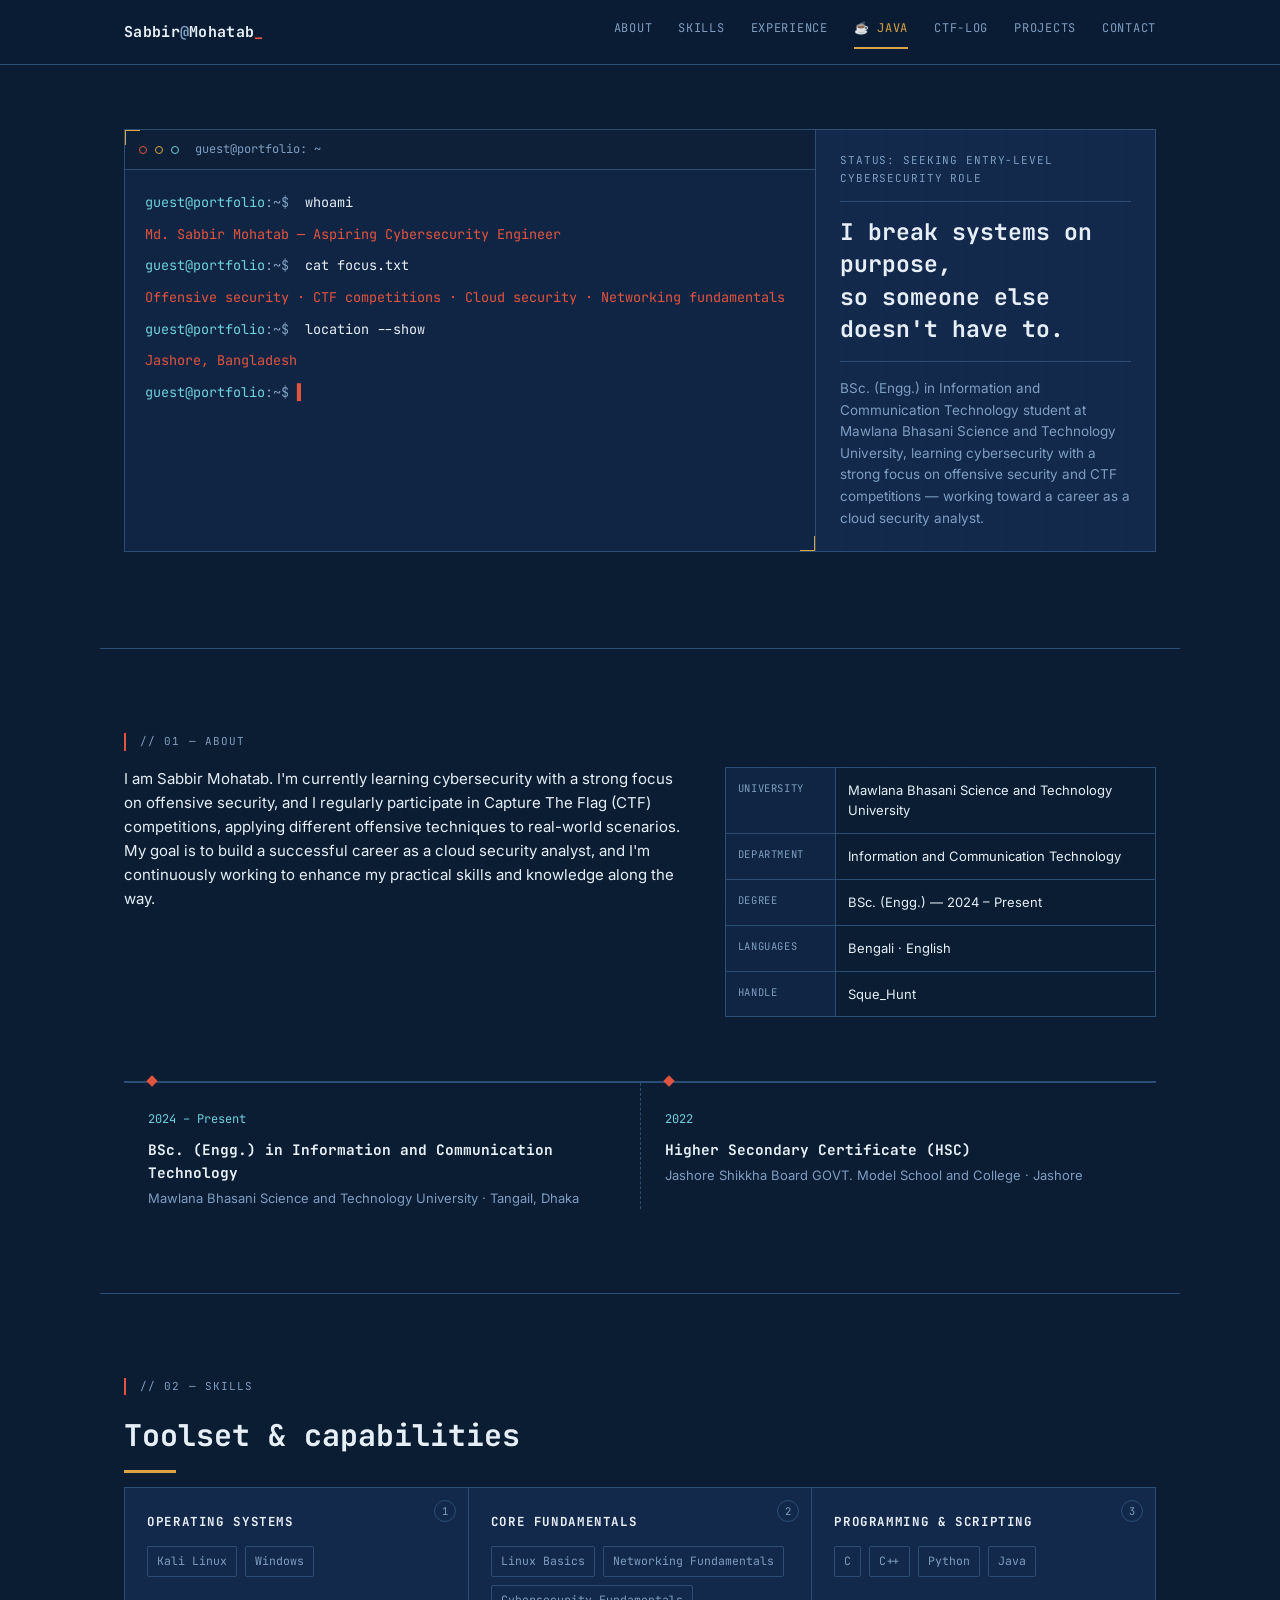
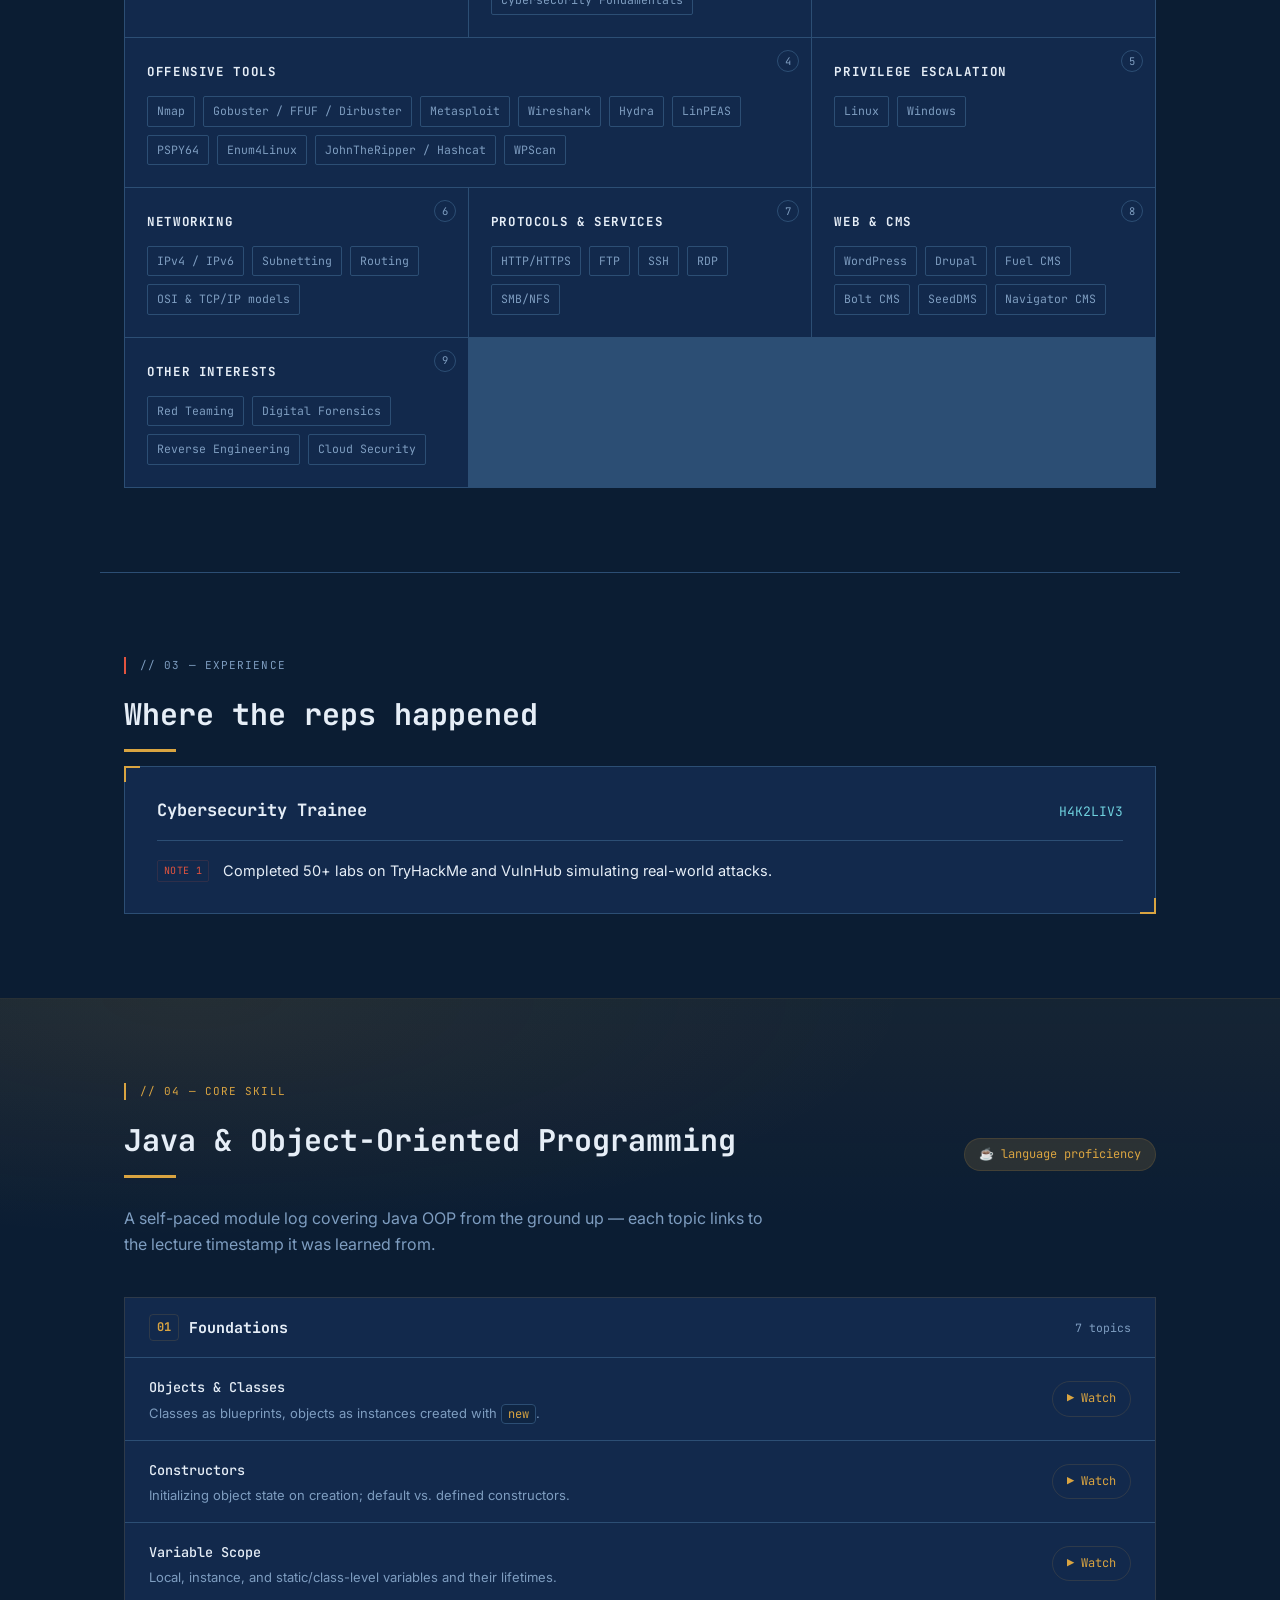
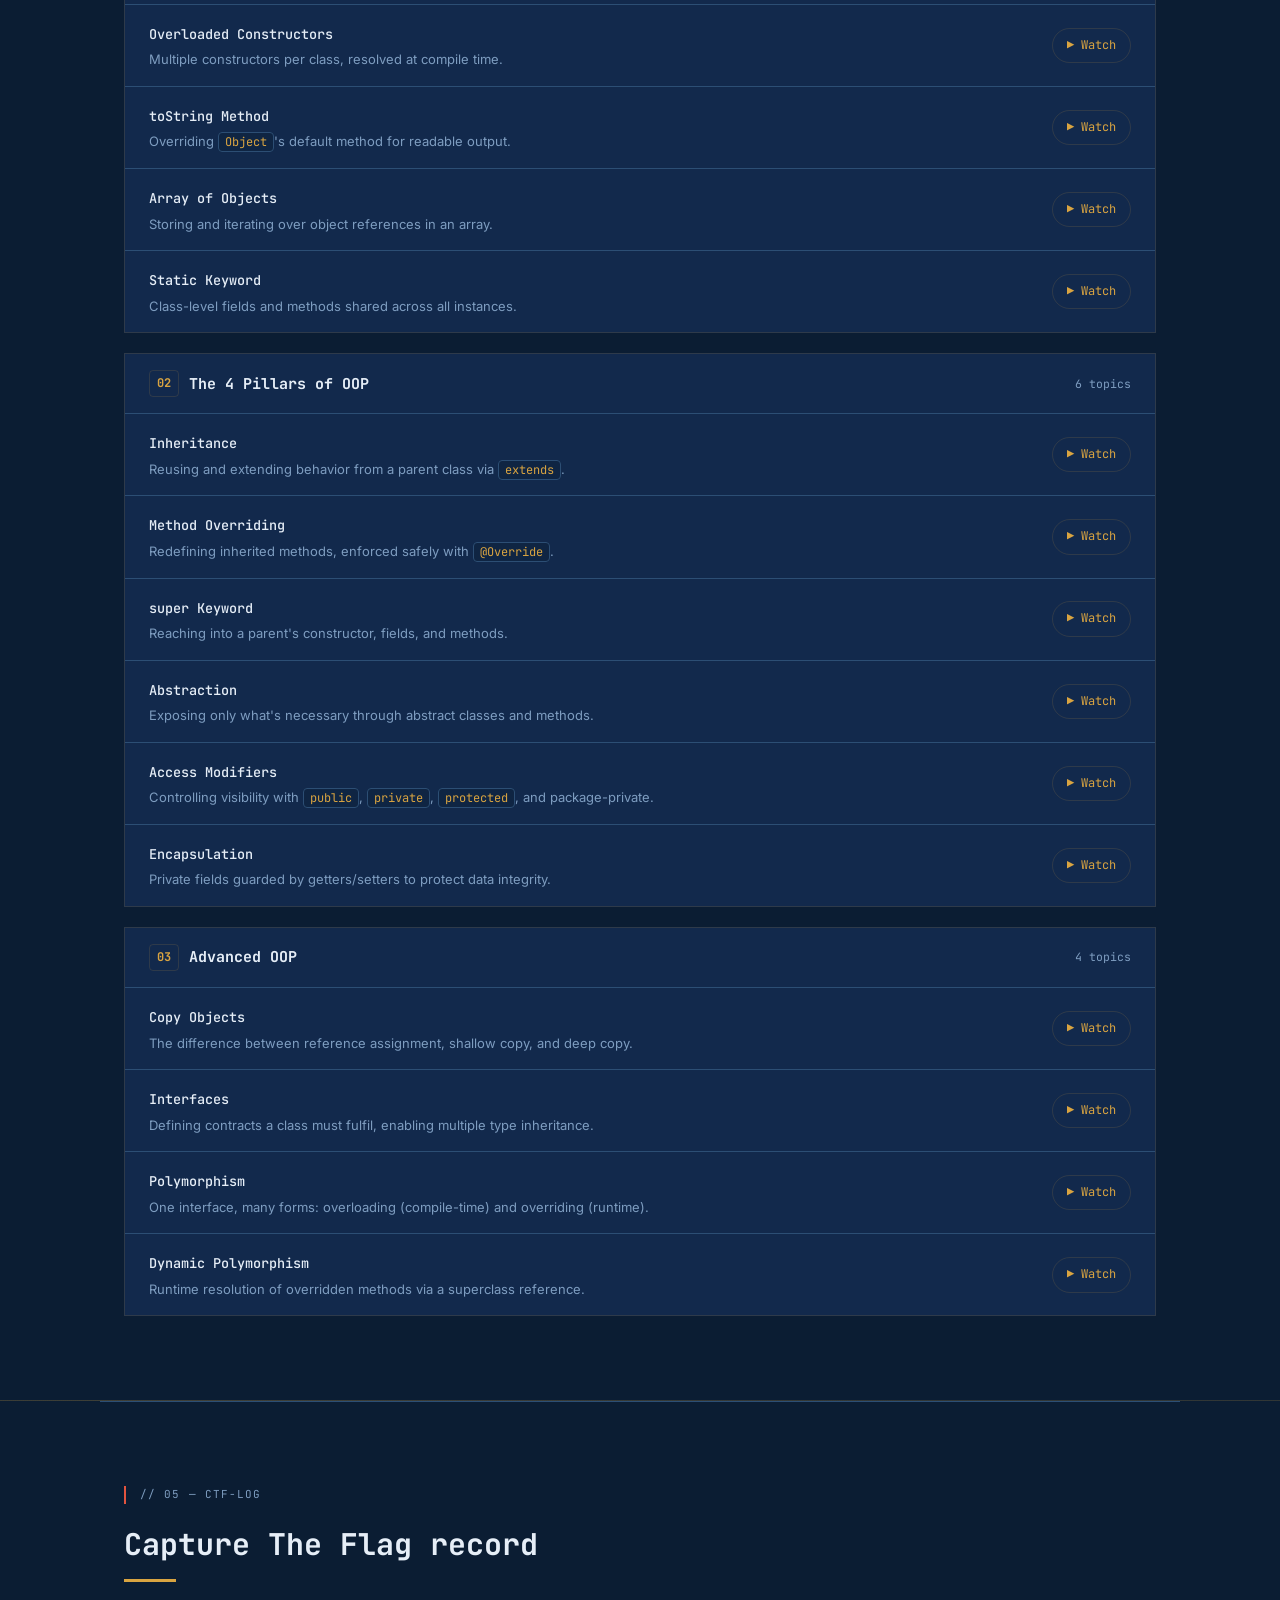
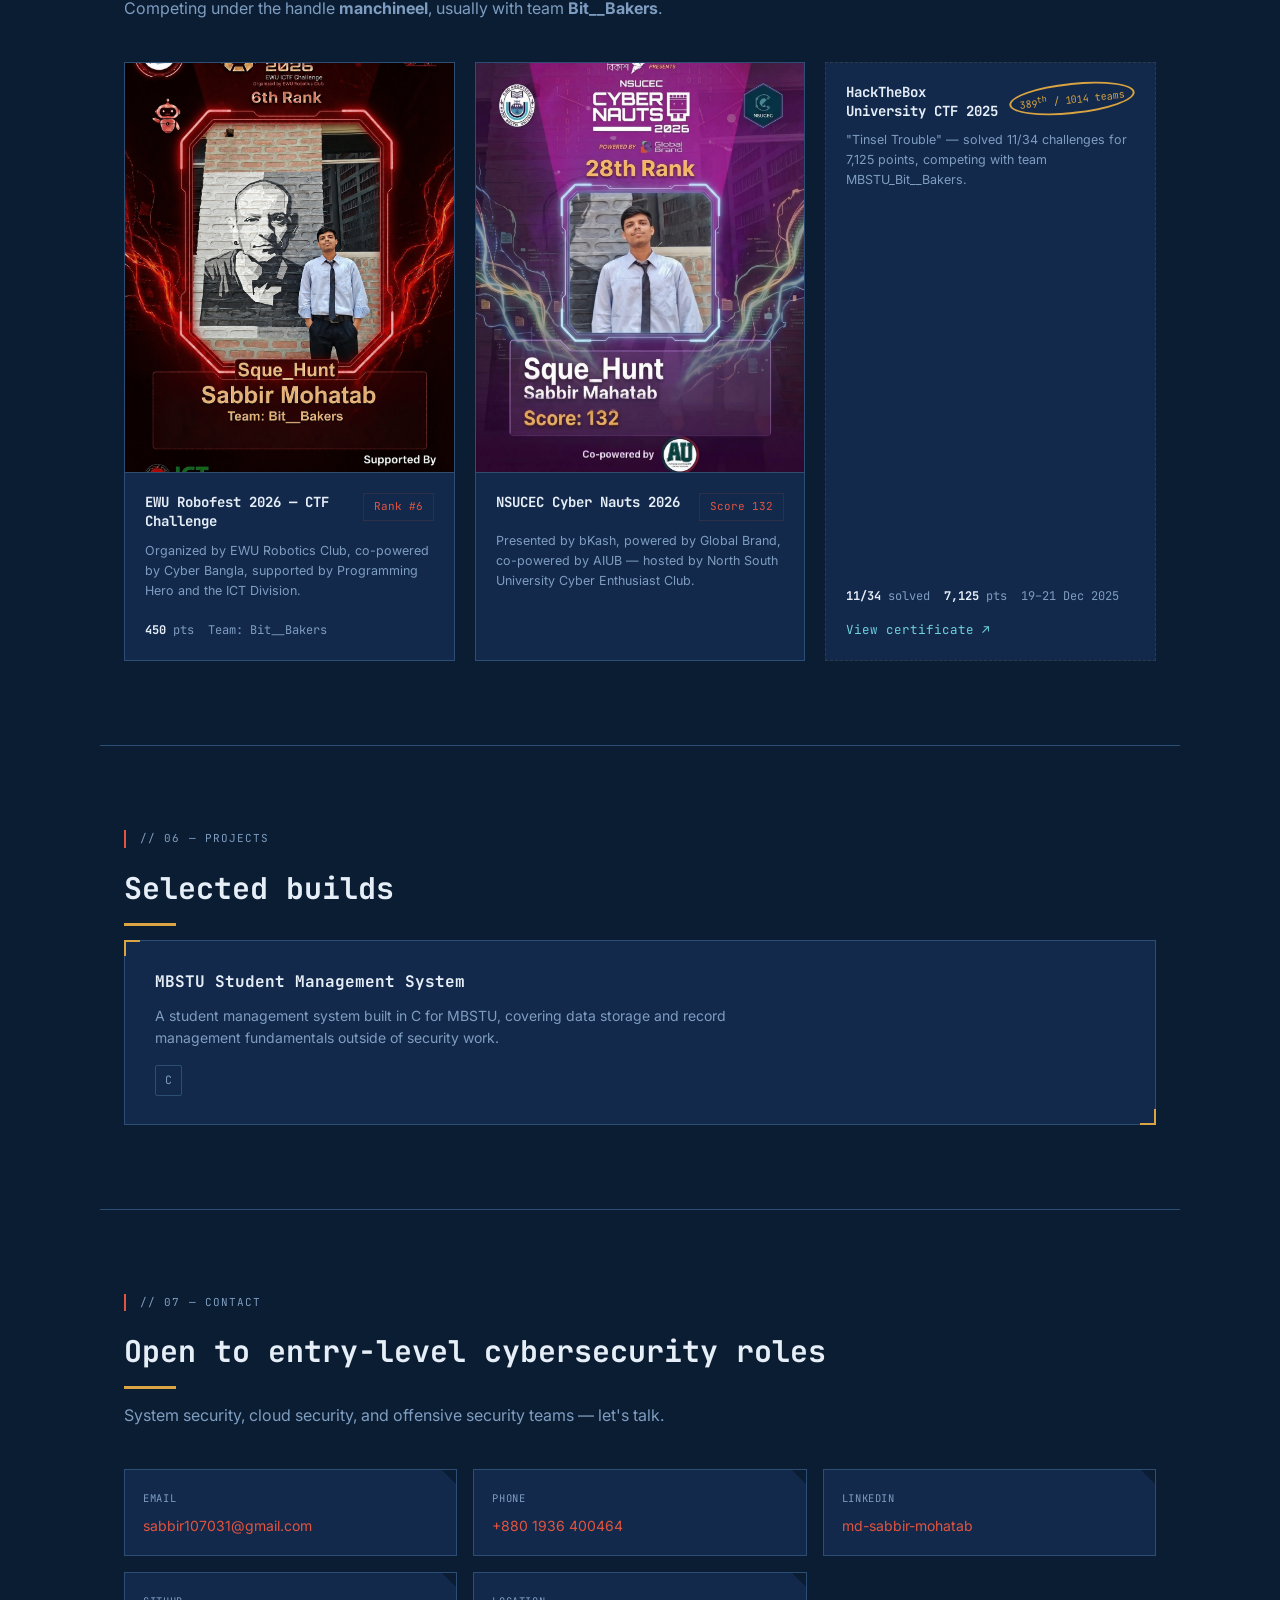
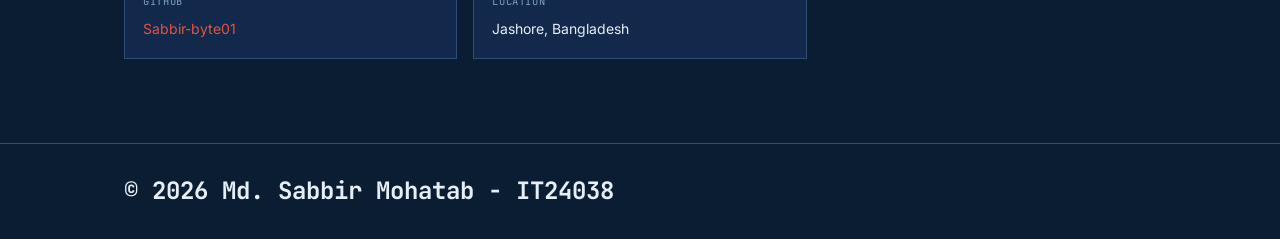
<file: index.html>
<!DOCTYPE html>
<html lang="en">
<head>
<meta charset="UTF-8">
<meta name="viewport" content="width=device-width, initial-scale=1.0">
<title>Md. Sabbir Mohatab — Cybersecurity Portfolio</title>
<meta name="description" content="Md. Sabbir Mohatab — Aspiring Cybersecurity / Cloud Security Analyst. Offensive security, CTF player, penetration testing.">
<link rel="preconnect" href="https://fonts.googleapis.com">
<link rel="preconnect" href="https://fonts.gstatic.com" crossorigin>
<link href="https://fonts.googleapis.com/css2?family=JetBrains+Mono:wght@400;500;700;800&family=Inter:wght@400;500;600;700&display=swap" rel="stylesheet">
<link rel="stylesheet" href="assets/style.css">
</head>
<body>

<div class="scanline" aria-hidden="true"></div>

<header class="site-header">
  <div class="wrap header-inner">
    <a href="#top" class="brand">Sabbir<span class="brand-dim">@</span>Mohatab<span class="cursor">_</span></a>
    <nav class="nav" id="nav">
      <a href="#about">about</a>
      <a href="#skills">skills</a>
      <a href="#experience">experience</a>
      <a href="#java" class="nav-highlight">java</a>
      <a href="#ctf">ctf-log</a>
      <a href="#projects">projects</a>
      <a href="#contact">contact</a>
    </nav>
    <button class="nav-toggle" id="navToggle" aria-label="Toggle navigation" aria-expanded="false">
      <span></span><span></span><span></span>
    </button>
  </div>
</header>

<main id="top">

  <!-- HERO -->
  <section class="hero wrap">
    <div class="terminal" role="img" aria-label="Terminal window showing profile summary">
      <div class="terminal-bar">
        <span class="dot dot-r"></span><span class="dot dot-y"></span><span class="dot dot-g"></span>
        <span class="terminal-title">guest@portfolio: ~</span>
      </div>
      <div class="terminal-body" id="terminalBody">
        <p><span class="prompt">guest@portfolio</span><span class="path">:~$</span> whoami</p>
        <p class="typed-line" data-text="Md. Sabbir Mohatab — Aspiring Cybersecurity Engineer"></p>
        <p><span class="prompt">guest@portfolio</span><span class="path">:~$</span> cat focus.txt</p>
        <p class="typed-line" data-text="Offensive security · CTF competitions · Cloud security · Networking fundamentals"></p>
        <p><span class="prompt">guest@portfolio</span><span class="path">:~$</span> location --show</p>
        <p class="typed-line" data-text="Jashore, Bangladesh"></p>
        <p><span class="prompt">guest@portfolio</span><span class="path">:~$</span><span class="blink-cursor">▌</span></p>
      </div>
    </div>

    <div class="hero-side">
      <p class="eyebrow">STATUS: seeking entry-level cybersecurity role</p>
      <h1>I break systems on purpose,<br>so someone else doesn't have to.</h1>
      <p class="lede">BSc. (Engg.) in Information and Communication Technology student at Mawlana Bhasani Science and Technology University, learning cybersecurity with a strong focus on offensive security and CTF competitions — working toward a career as a cloud security analyst.</p>
    </div>
  </section>

  <!-- ABOUT -->
  <section id="about" class="section wrap">
    <p class="section-tag">// 01 — about</p>
    <div class="about-grid">
      <p class="about-text">
        I am Sabbir Mohatab. I'm currently learning cybersecurity with a strong focus
        on offensive security, and I regularly participate in Capture The Flag (CTF)
        competitions, applying different offensive techniques to real-world scenarios.
        My goal is to build a successful career as a cloud security analyst, and I'm
        continuously working to enhance my practical skills and knowledge along the way.
      </p>
      <div class="about-meta">
        <div class="meta-row"><span class="meta-key">university</span><span class="meta-val">Mawlana Bhasani Science and Technology University</span></div>
        <div class="meta-row"><span class="meta-key">department</span><span class="meta-val">Information and Communication Technology</span></div>
        <div class="meta-row"><span class="meta-key">degree</span><span class="meta-val">BSc. (Engg.) — 2024 – Present</span></div>
        <div class="meta-row"><span class="meta-key">languages</span><span class="meta-val">Bengali · English</span></div>
        <div class="meta-row"><span class="meta-key">handle</span><span class="meta-val">Sque_Hunt</span></div>
      </div>
    </div>

    <div class="timeline">
      <div class="timeline-item">
        <span class="timeline-date">2024 – Present</span>
        <div>
          <h3>BSc. (Engg.) in Information and Communication Technology</h3>
          <p>Mawlana Bhasani Science and Technology University · Tangail, Dhaka</p>
        </div>
      </div>
      <div class="timeline-item">
        <span class="timeline-date">2022</span>
        <div>
          <h3>Higher Secondary Certificate (HSC)</h3>
          <p>Jashore Shikkha Board GOVT. Model School and College · Jashore</p>
        </div>
      </div>
    </div>
  </section>

  <!-- SKILLS -->
  <section id="skills" class="section wrap">
    <p class="section-tag">// 02 — skills</p>
    <h2 class="section-title">Toolset &amp; capabilities</h2>
    <div class="skills-grid">

      <div class="skill-card">
        <h3>Operating Systems</h3>
        <ul class="tag-list">
          <li>Kali Linux</li><li>Windows</li>
        </ul>
      </div>

      <div class="skill-card">
        <h3>Core Fundamentals</h3>
        <ul class="tag-list">
          <li>Linux Basics</li><li>Networking Fundamentals</li><li>Cybersecurity Fundamentals</li>
        </ul>
      </div>

      <div class="skill-card">
        <h3>Programming &amp; Scripting</h3>
        <ul class="tag-list">
          <li>C</li><li>C++</li><li>Python</li><li>Java</li>
        </ul>
      </div>

      <div class="skill-card">
        <h3>Offensive Tools</h3>
        <ul class="tag-list">
          <li>Nmap</li><li>Gobuster / FFUF / Dirbuster</li><li>Metasploit</li><li>Wireshark</li>
          <li>Hydra</li><li>LinPEAS</li><li>PSPY64</li>
          <li>Enum4Linux</li><li>JohnTheRipper / Hashcat</li><li>WPScan</li>
        </ul>
      </div>

      <div class="skill-card">
        <h3>Privilege Escalation</h3>
        <ul class="tag-list">
          <li>Linux</li><li>Windows</li>
        </ul>
      </div>

      <div class="skill-card">
        <h3>Networking</h3>
        <ul class="tag-list">
          <li>IPv4 / IPv6</li><li>Subnetting</li><li>Routing</li><li>OSI &amp; TCP/IP models</li>
        </ul>
      </div>

      <div class="skill-card">
        <h3>Protocols &amp; Services</h3>
        <ul class="tag-list">
          <li>HTTP/HTTPS</li><li>FTP</li><li>SSH</li><li>RDP</li><li>SMB/NFS</li>
        </ul>
      </div>

      <div class="skill-card">
        <h3>Web &amp; CMS</h3>
        <ul class="tag-list">
          <li>WordPress</li><li>Drupal</li><li>Fuel CMS</li><li>Bolt CMS</li><li>SeedDMS</li><li>Navigator CMS</li>
        </ul>
      </div>

      <div class="skill-card">
        <h3>Other Interests</h3>
        <ul class="tag-list">
          <li>Red Teaming</li><li>Digital Forensics</li><li>Reverse Engineering</li><li>Cloud Security</li>
        </ul>
      </div>

    </div>
  </section>

  <!-- EXPERIENCE -->
  <section id="experience" class="section wrap">
    <p class="section-tag">// 03 — experience</p>
    <h2 class="section-title">Where the reps happened</h2>
    <div class="exp-card">
      <div class="exp-head">
        <h3>Cybersecurity Trainee</h3>
        <span class="exp-org">H4K2LIV3</span>
      </div>
      <ul class="exp-list">
        <li>Completed 50+ labs on TryHackMe and VulnHub simulating real-world attacks.</li>
      </ul>
    </div>
  </section>

  <!-- JAVA & OOP -->
  <section id="java" class="section section-highlight">
    <div class="wrap">
      <p class="section-tag section-tag-alt">// 04 — core skill</p>
      <div class="java-head">
        <h2 class="section-title">Java &amp; Object-Oriented Programming</h2>
        <span class="java-pill">☕ language proficiency</span>
      </div>
      <p class="section-sub">A self-paced module log covering Java OOP from the ground up — each topic links to the lecture timestamp it was learned from.</p>

      <div class="java-modules">

        <div class="java-module">
          <div class="java-module-head">
            <h3 class="java-module-title"><span class="java-module-num">01</span> Foundations</h3>
            <span class="java-module-count">7 topics</span>
          </div>
          <ol class="java-topic-list">
            <li class="java-topic">
              <div class="java-topic-main">
                <span class="java-topic-name">Objects &amp; Classes</span>
                <p class="java-topic-desc">Classes as blueprints, objects as instances created with <code>new</code>.</p>
              </div>
              <a class="java-watch" href="https://www.youtube.com/watch?v=xk4_1vDrzzo&t=10284s" target="_blank" rel="noopener">▶ Watch</a>
            </li>
            <li class="java-topic">
              <div class="java-topic-main">
                <span class="java-topic-name">Constructors</span>
                <p class="java-topic-desc">Initializing object state on creation; default vs. defined constructors.</p>
              </div>
              <a class="java-watch" href="https://www.youtube.com/watch?v=xk4_1vDrzzo&t=10896s" target="_blank" rel="noopener">▶ Watch</a>
            </li>
            <li class="java-topic">
              <div class="java-topic-main">
                <span class="java-topic-name">Variable Scope</span>
                <p class="java-topic-desc">Local, instance, and static/class-level variables and their lifetimes.</p>
              </div>
              <a class="java-watch" href="https://www.youtube.com/watch?v=xk4_1vDrzzo&t=11496s" target="_blank" rel="noopener">▶ Watch</a>
            </li>
            <li class="java-topic">
              <div class="java-topic-main">
                <span class="java-topic-name">Overloaded Constructors</span>
                <p class="java-topic-desc">Multiple constructors per class, resolved at compile time.</p>
              </div>
              <a class="java-watch" href="https://www.youtube.com/watch?v=xk4_1vDrzzo&t=11799s" target="_blank" rel="noopener">▶ Watch</a>
            </li>
            <li class="java-topic">
              <div class="java-topic-main">
                <span class="java-topic-name">toString Method</span>
                <p class="java-topic-desc">Overriding <code>Object</code>'s default method for readable output.</p>
              </div>
              <a class="java-watch" href="https://www.youtube.com/watch?v=xk4_1vDrzzo&t=12244s" target="_blank" rel="noopener">▶ Watch</a>
            </li>
            <li class="java-topic">
              <div class="java-topic-main">
                <span class="java-topic-name">Array of Objects</span>
                <p class="java-topic-desc">Storing and iterating over object references in an array.</p>
              </div>
              <a class="java-watch" href="https://www.youtube.com/watch?v=xk4_1vDrzzo&t=12608s" target="_blank" rel="noopener">▶ Watch</a>
            </li>
            <li class="java-topic">
              <div class="java-topic-main">
                <span class="java-topic-name">Static Keyword</span>
                <p class="java-topic-desc">Class-level fields and methods shared across all instances.</p>
              </div>
              <a class="java-watch" href="https://www.youtube.com/watch?v=xk4_1vDrzzo&t=13227s" target="_blank" rel="noopener">▶ Watch</a>
            </li>
          </ol>
        </div>

        <div class="java-module">
          <div class="java-module-head">
            <h3 class="java-module-title"><span class="java-module-num">02</span> The 4 Pillars of OOP</h3>
            <span class="java-module-count">6 topics</span>
          </div>
          <ol class="java-topic-list">
            <li class="java-topic">
              <div class="java-topic-main">
                <span class="java-topic-name">Inheritance</span>
                <p class="java-topic-desc">Reusing and extending behavior from a parent class via <code>extends</code>.</p>
              </div>
              <a class="java-watch" href="https://www.youtube.com/watch?v=xk4_1vDrzzo&t=13690s" target="_blank" rel="noopener">▶ Watch</a>
            </li>
            <li class="java-topic">
              <div class="java-topic-main">
                <span class="java-topic-name">Method Overriding</span>
                <p class="java-topic-desc">Redefining inherited methods, enforced safely with <code>@Override</code>.</p>
              </div>
              <a class="java-watch" href="https://www.youtube.com/watch?v=xk4_1vDrzzo&t=14025s" target="_blank" rel="noopener">▶ Watch</a>
            </li>
            <li class="java-topic">
              <div class="java-topic-main">
                <span class="java-topic-name">super Keyword</span>
                <p class="java-topic-desc">Reaching into a parent's constructor, fields, and methods.</p>
              </div>
              <a class="java-watch" href="https://www.youtube.com/watch?v=xk4_1vDrzzo&t=14253s" target="_blank" rel="noopener">▶ Watch</a>
            </li>
            <li class="java-topic">
              <div class="java-topic-main">
                <span class="java-topic-name">Abstraction</span>
                <p class="java-topic-desc">Exposing only what's necessary through abstract classes and methods.</p>
              </div>
              <a class="java-watch" href="https://www.youtube.com/watch?v=xk4_1vDrzzo&t=14706s" target="_blank" rel="noopener">▶ Watch</a>
            </li>
            <li class="java-topic">
              <div class="java-topic-main">
                <span class="java-topic-name">Access Modifiers</span>
                <p class="java-topic-desc">Controlling visibility with <code>public</code>, <code>private</code>, <code>protected</code>, and package-private.</p>
              </div>
              <a class="java-watch" href="https://www.youtube.com/watch?v=xk4_1vDrzzo&t=15001s" target="_blank" rel="noopener">▶ Watch</a>
            </li>
            <li class="java-topic">
              <div class="java-topic-main">
                <span class="java-topic-name">Encapsulation</span>
                <p class="java-topic-desc">Private fields guarded by getters/setters to protect data integrity.</p>
              </div>
              <a class="java-watch" href="https://www.youtube.com/watch?v=xk4_1vDrzzo&t=15579s" target="_blank" rel="noopener">▶ Watch</a>
            </li>
          </ol>
        </div>

        <div class="java-module">
          <div class="java-module-head">
            <h3 class="java-module-title"><span class="java-module-num">03</span> Advanced OOP</h3>
            <span class="java-module-count">4 topics</span>
          </div>
          <ol class="java-topic-list">
            <li class="java-topic">
              <div class="java-topic-main">
                <span class="java-topic-name">Copy Objects</span>
                <p class="java-topic-desc">The difference between reference assignment, shallow copy, and deep copy.</p>
              </div>
              <a class="java-watch" href="https://www.youtube.com/watch?v=xk4_1vDrzzo&t=16050s" target="_blank" rel="noopener">▶ Watch</a>
            </li>
            <li class="java-topic">
              <div class="java-topic-main">
                <span class="java-topic-name">Interfaces</span>
                <p class="java-topic-desc">Defining contracts a class must fulfil, enabling multiple type inheritance.</p>
              </div>
              <a class="java-watch" href="https://www.youtube.com/watch?v=xk4_1vDrzzo&t=16443s" target="_blank" rel="noopener">▶ Watch</a>
            </li>
            <li class="java-topic">
              <div class="java-topic-main">
                <span class="java-topic-name">Polymorphism</span>
                <p class="java-topic-desc">One interface, many forms: overloading (compile-time) and overriding (runtime).</p>
              </div>
              <a class="java-watch" href="https://www.youtube.com/watch?v=xk4_1vDrzzo&t=16879s" target="_blank" rel="noopener">▶ Watch</a>
            </li>
            <li class="java-topic">
              <div class="java-topic-main">
                <span class="java-topic-name">Dynamic Polymorphism</span>
                <p class="java-topic-desc">Runtime resolution of overridden methods via a superclass reference.</p>
              </div>
              <a class="java-watch" href="https://www.youtube.com/watch?v=xk4_1vDrzzo&t=17215s" target="_blank" rel="noopener">▶ Watch</a>
            </li>
          </ol>
        </div>

      </div>
    </div>
  </section>

  <!-- CTF LOG -->
  <section id="ctf" class="section wrap">
    <p class="section-tag">// 05 — ctf-log</p>
    <h2 class="section-title">Capture The Flag record</h2>
    <p class="section-sub">Competing under the handle <strong>manchineel</strong>, usually with team <strong>Bit__Bakers</strong>.</p>

    <div class="ctf-grid">

      <article class="ctf-card">
        <img src="assets/EWU.jpg" alt="EWU Robofest 2026 CTF Challenge result card — Sque_Hunt, 6th rank, team Bit__Bakers" loading="lazy">
        <div class="ctf-info">
          <div class="ctf-info-top">
            <h3>EWU Robofest 2026 — CTF Challenge</h3>
            <span class="badge">Rank #6</span>
          </div>
          <p>Organized by EWU Robotics Club, co-powered by Cyber Bangla, supported by Programming Hero and the ICT Division.</p>
          <div class="ctf-stats">
            <span><strong>450</strong> pts</span>
            <span>Team: Bit__Bakers</span>
          </div>
        </div>
      </article>

      <article class="ctf-card">
        <img src="assets/NSU.jpg" alt="NSUCEC Cyber Nauts 2026 result card — Sque_Hunt, score 132" loading="lazy">
        <div class="ctf-info">
          <div class="ctf-info-top">
            <h3>NSUCEC Cyber Nauts 2026</h3>
            <span class="badge">Score 132</span>
          </div>
          <p>Presented by bKash, powered by Global Brand, co-powered by AIUB — hosted by North South University Cyber Enthusiast Club.</p>
        </div>
      </article>

      <article class="ctf-card ctf-card-cert">
        <div class="ctf-info">
          <div class="ctf-info-top">
            <h3>HackTheBox University CTF 2025</h3>
            <span class="badge badge-alt">389<sup>th</sup> / 1014 teams</span>
          </div>
          <p>"Tinsel Trouble" — solved 11/34 challenges for 7,125 points, competing with team MBSTU_Bit__Bakers.</p>
          <div class="ctf-stats">
            <span><strong>11/34</strong> solved</span>
            <span><strong>7,125</strong> pts</span>
            <span>19–21 Dec 2025</span>
          </div>
          <a class="link-inline" href="assets/HTB_certificate.jpg" target="_blank" rel="noopener">View certificate ↗</a>
        </div>
      </article>

    </div>
  </section>

  <!-- PROJECTS -->
  <section id="projects" class="section wrap">
    <p class="section-tag">// 06 — projects</p>
    <h2 class="section-title">Selected builds</h2>
    <div class="project-card">
      <h3>MBSTU Student Management System</h3>
      <p>A student management system built in C for MBSTU, covering data storage and record management fundamentals outside of security work.</p>
      <div class="tag-list">
        <span>C</span>
      </div>
    </div>
  </section>

  <!-- CONTACT -->
  <section id="contact" class="section wrap contact-section">
    <p class="section-tag">// 07 — contact</p>
    <h2 class="section-title">Open to entry-level cybersecurity roles</h2>
    <p class="section-sub">System security, cloud security, and offensive security teams — let's talk.</p>
    <div class="contact-grid">
      <a class="contact-item" href="mailto:sabbir107031@gmail.com">
        <span class="contact-label">email</span>
        <span class="contact-value">sabbir107031@gmail.com</span>
      </a>
      <a class="contact-item" href="tel:+8801936400464">
        <span class="contact-label">phone</span>
        <span class="contact-value">+880 1936 400464</span>
      </a>
      <a class="contact-item" href="https://www.linkedin.com/in/md-sabbir-mohatab-564416340" target="_blank" rel="noopener">
        <span class="contact-label">linkedin</span>
        <span class="contact-value">md-sabbir-mohatab</span>
      </a>
      <a class="contact-item" href="https://github.com/Sabbir-byte01" target="_blank" rel="noopener">
        <span class="contact-label">github</span>
        <span class="contact-value">Sabbir-byte01</span>
      </a>
      <span class="contact-item contact-item-static">
        <span class="contact-label">location</span>
        <span class="contact-value">Jashore, Bangladesh</span>
      </span>
    </div>
  </section>

</main>

<footer class="site-footer">
  <div class="wrap footer-inner">
    <h2>© <span id="year"></span> Md. Sabbir Mohatab - IT24038</h2>
  </div>
</footer>

<script src="assets/script.js"></script>
</body>
</html>
</file>
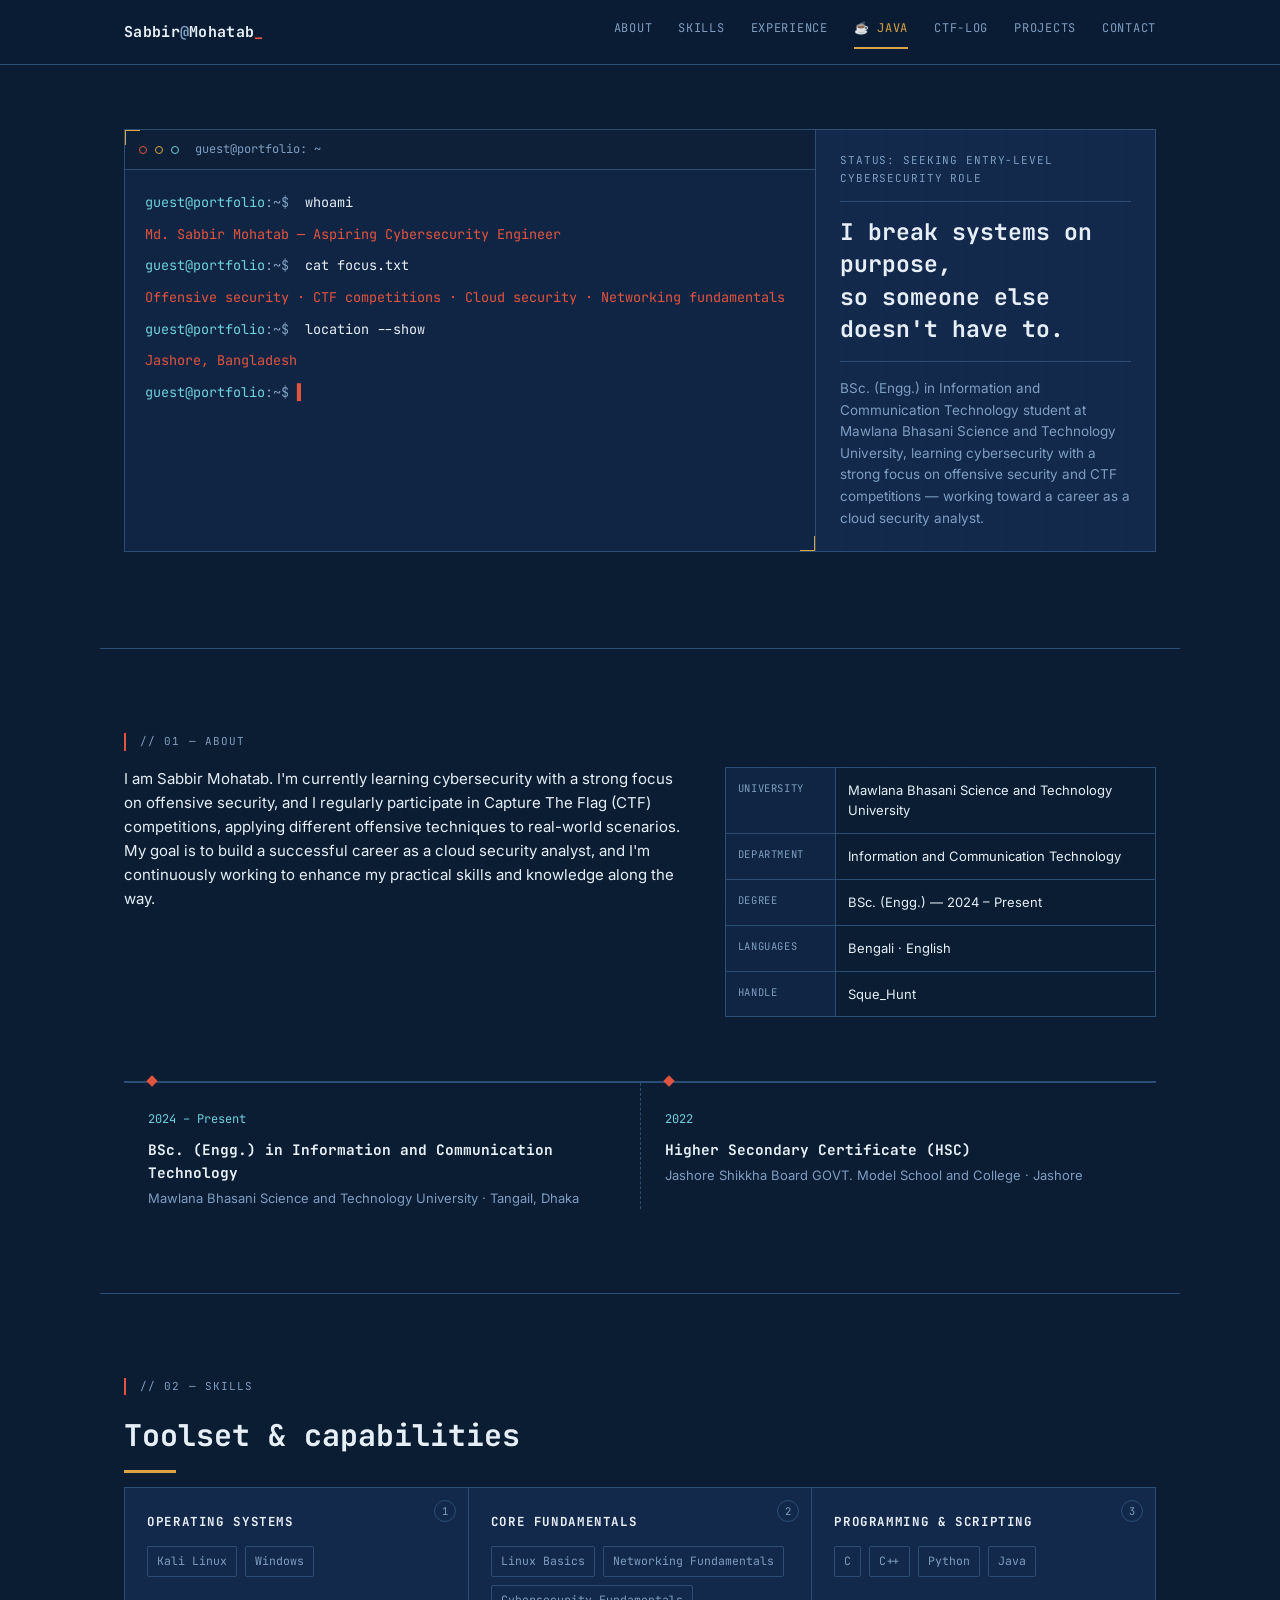
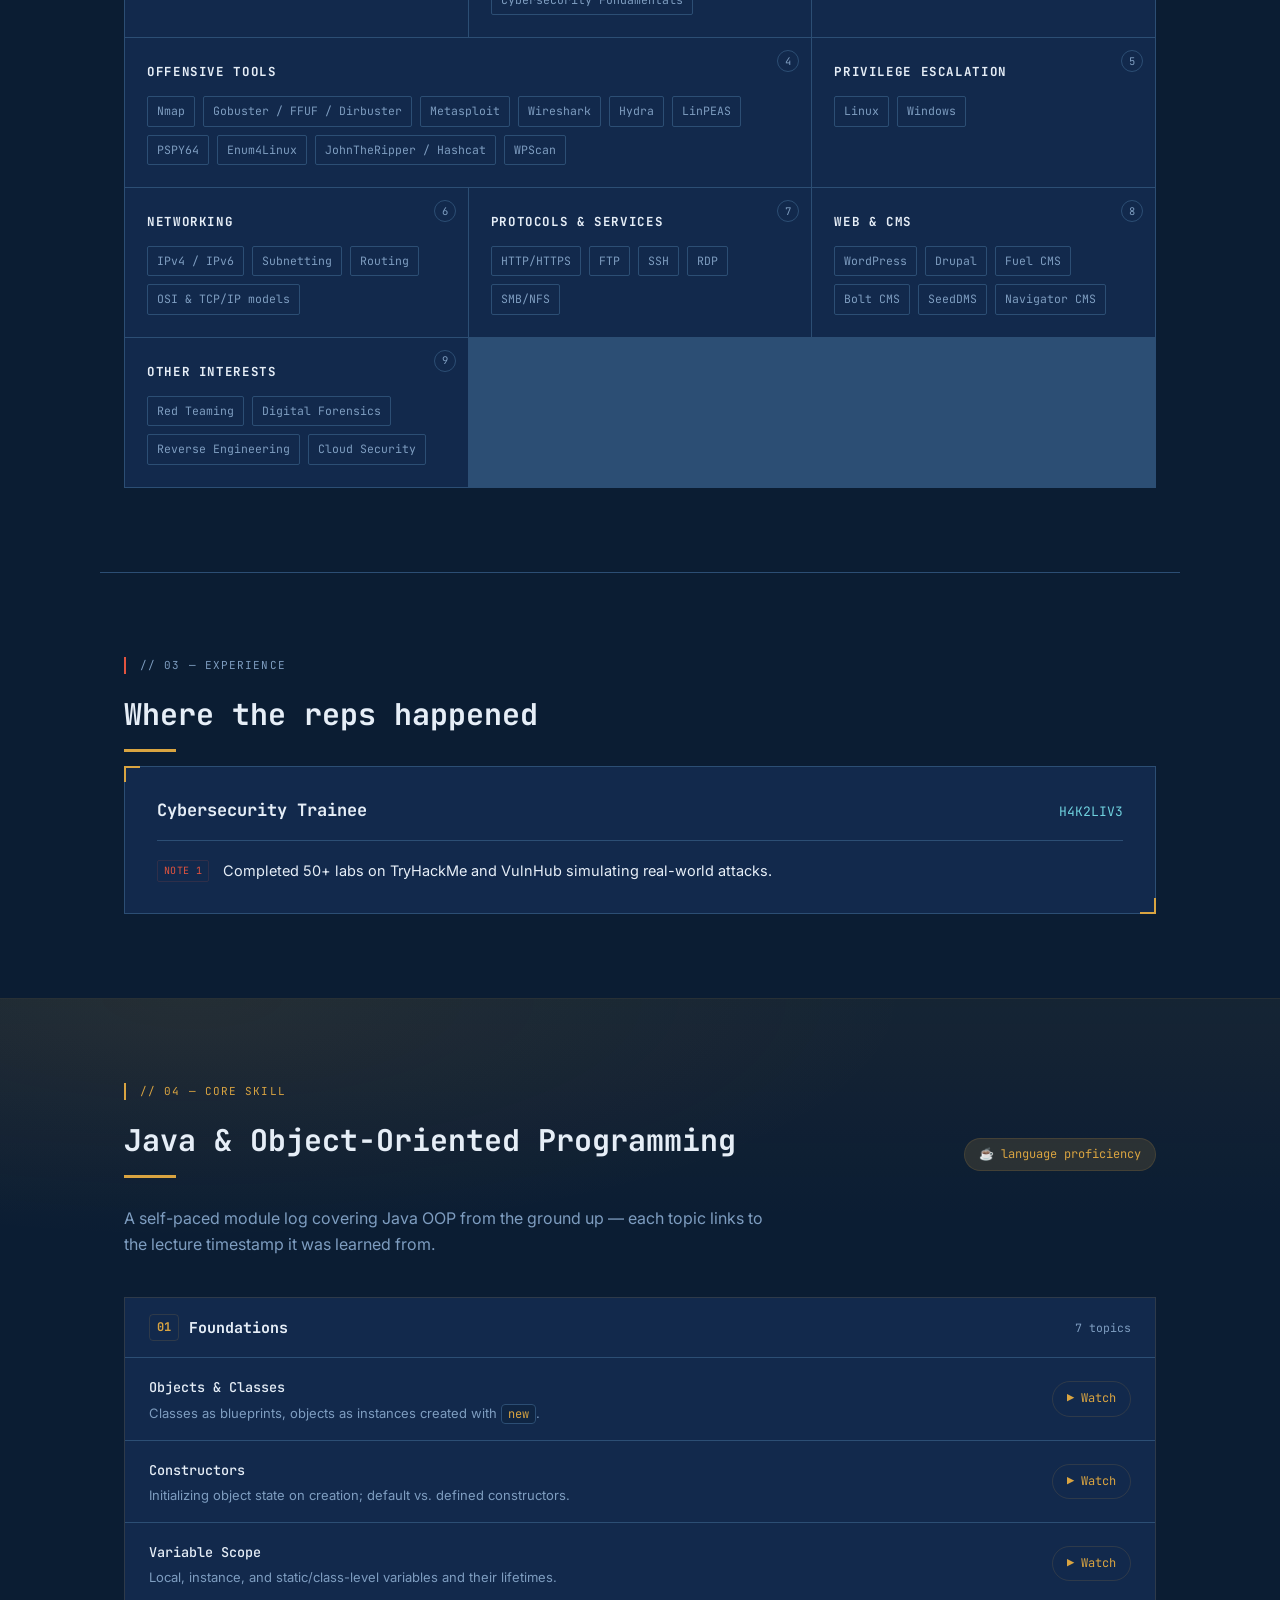
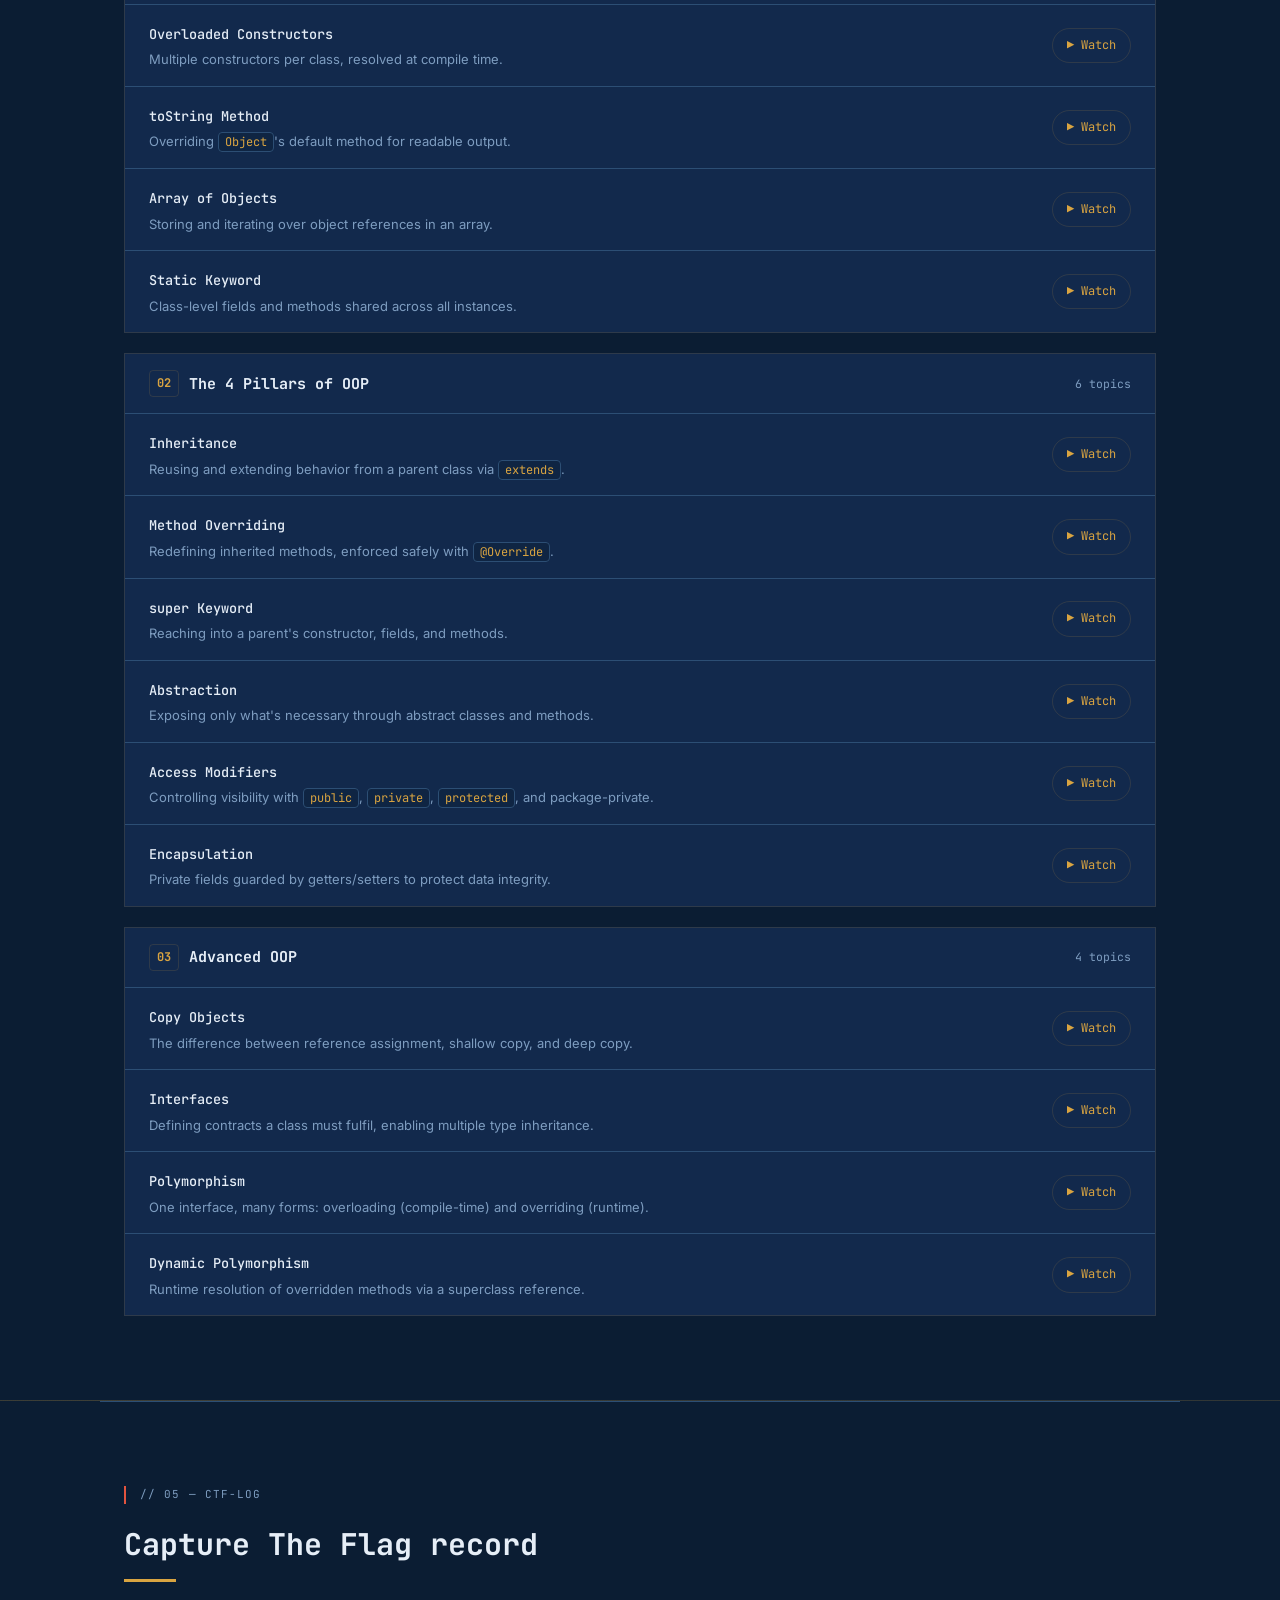
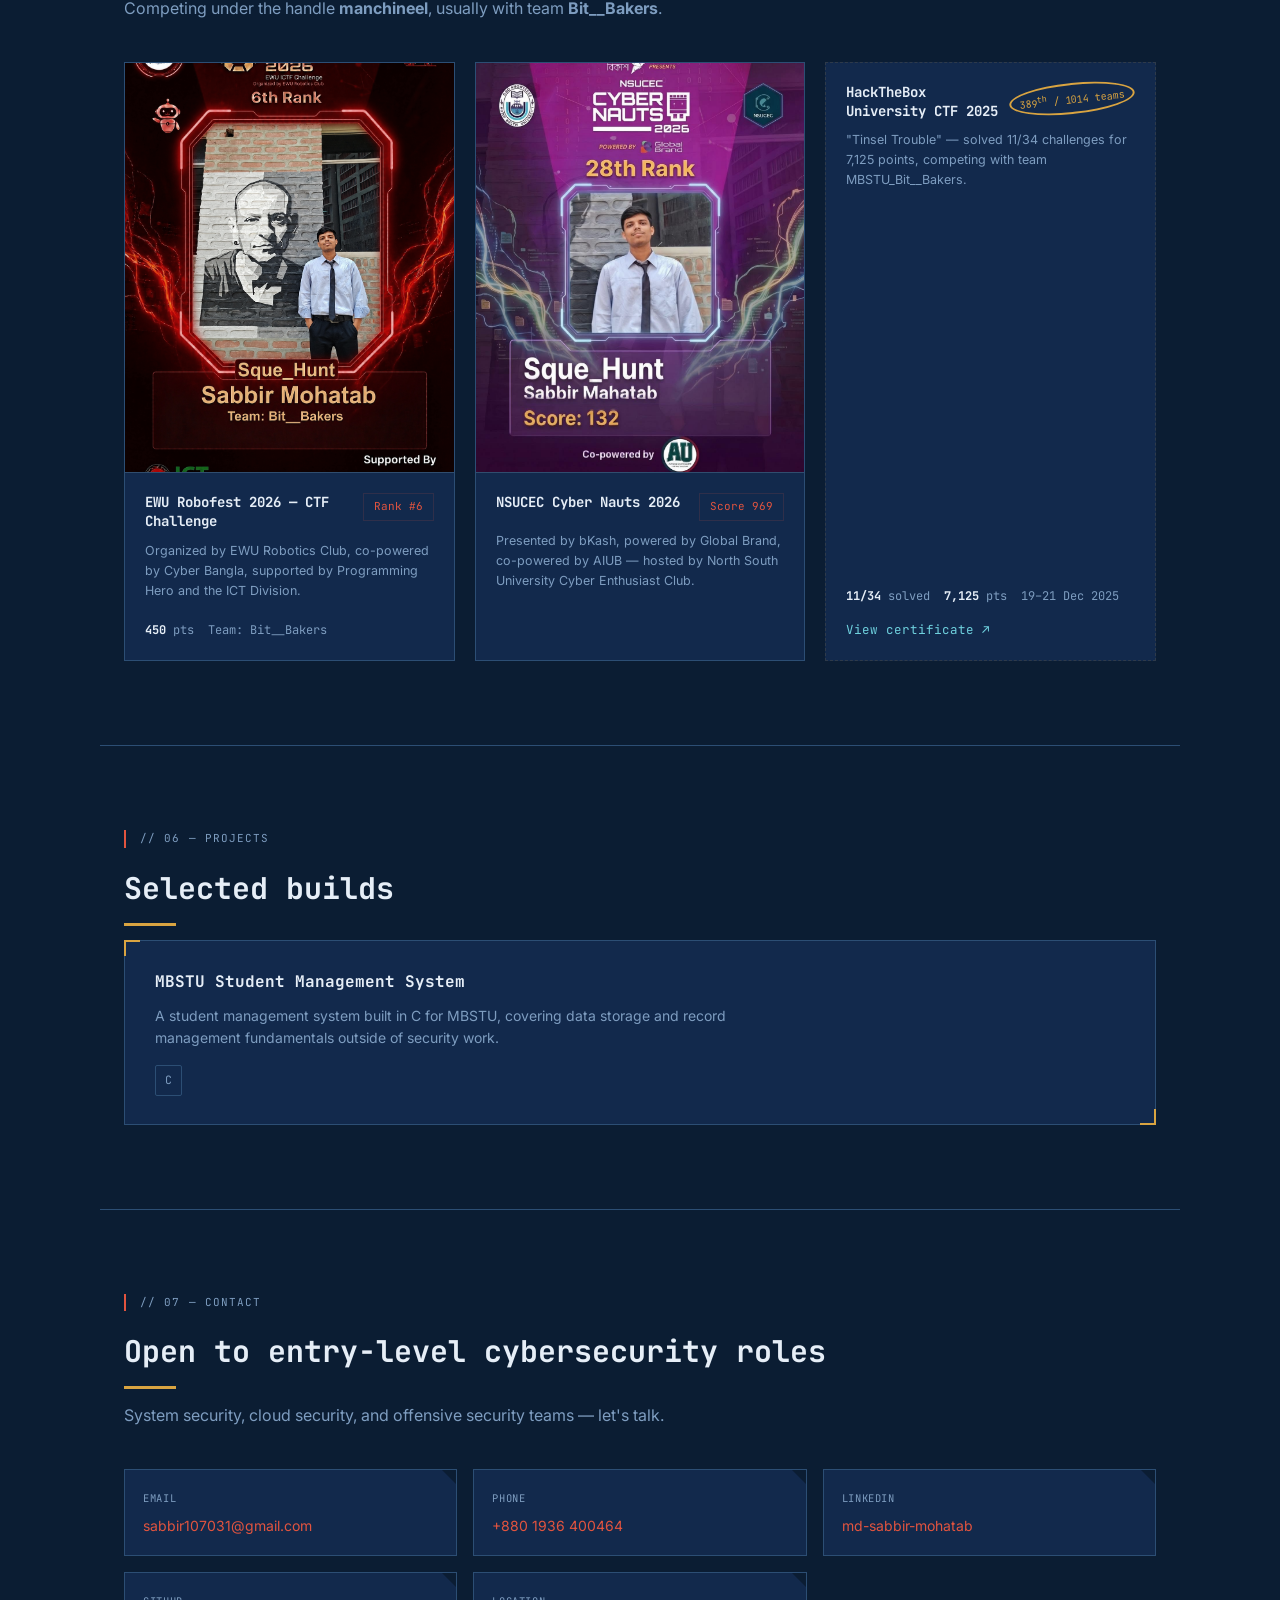
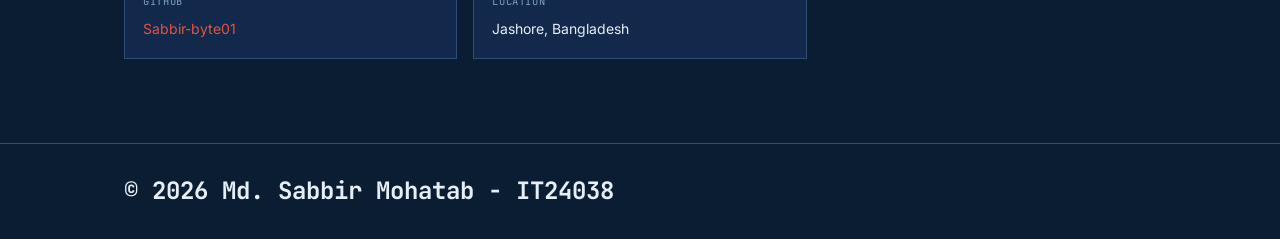
<file: index (3).html>
<!DOCTYPE html>
<html lang="en">
<head>
<meta charset="UTF-8">
<meta name="viewport" content="width=device-width, initial-scale=1.0">
<title>Md. Sabbir Mohatab — Cybersecurity Portfolio</title>
<meta name="description" content="Md. Sabbir Mohatab — Aspiring Cybersecurity / Cloud Security Analyst. Offensive security, CTF player, penetration testing.">
<link rel="preconnect" href="https://fonts.googleapis.com">
<link rel="preconnect" href="https://fonts.gstatic.com" crossorigin>
<link href="https://fonts.googleapis.com/css2?family=JetBrains+Mono:wght@400;500;700;800&family=Inter:wght@400;500;600;700&display=swap" rel="stylesheet">
<link rel="stylesheet" href="assets/style.css">
</head>
<body>

<div class="scanline" aria-hidden="true"></div>

<header class="site-header">
  <div class="wrap header-inner">
    <a href="#top" class="brand">Sabbir<span class="brand-dim">@</span>Mohatab<span class="cursor">_</span></a>
    <nav class="nav" id="nav">
      <a href="#about">about</a>
      <a href="#skills">skills</a>
      <a href="#experience">experience</a>
      <a href="#java" class="nav-highlight">java</a>
      <a href="#ctf">ctf-log</a>
      <a href="#projects">projects</a>
      <a href="#contact">contact</a>
    </nav>
    <button class="nav-toggle" id="navToggle" aria-label="Toggle navigation" aria-expanded="false">
      <span></span><span></span><span></span>
    </button>
  </div>
</header>

<main id="top">

  <!-- HERO -->
  <section class="hero wrap">
    <div class="terminal" role="img" aria-label="Terminal window showing profile summary">
      <div class="terminal-bar">
        <span class="dot dot-r"></span><span class="dot dot-y"></span><span class="dot dot-g"></span>
        <span class="terminal-title">guest@portfolio: ~</span>
      </div>
      <div class="terminal-body" id="terminalBody">
        <p><span class="prompt">guest@portfolio</span><span class="path">:~$</span> whoami</p>
        <p class="typed-line" data-text="Md. Sabbir Mohatab — Aspiring Cybersecurity Engineer"></p>
        <p><span class="prompt">guest@portfolio</span><span class="path">:~$</span> cat focus.txt</p>
        <p class="typed-line" data-text="Offensive security · CTF competitions · Cloud security · Networking fundamentals"></p>
        <p><span class="prompt">guest@portfolio</span><span class="path">:~$</span> location --show</p>
        <p class="typed-line" data-text="Jashore, Bangladesh"></p>
        <p><span class="prompt">guest@portfolio</span><span class="path">:~$</span><span class="blink-cursor">▌</span></p>
      </div>
    </div>

    <div class="hero-side">
      <p class="eyebrow">STATUS: seeking entry-level cybersecurity role</p>
      <h1>I break systems on purpose,<br>so someone else doesn't have to.</h1>
      <p class="lede">BSc. (Engg.) in Information and Communication Technology student at Mawlana Bhasani Science and Technology University, learning cybersecurity with a strong focus on offensive security and CTF competitions — working toward a career as a cloud security analyst.</p>
    </div>
  </section>

  <!-- ABOUT -->
  <section id="about" class="section wrap">
    <p class="section-tag">// 01 — about</p>
    <div class="about-grid">
      <p class="about-text">
        I am Sabbir Mohatab. I'm currently learning cybersecurity with a strong focus
        on offensive security, and I regularly participate in Capture The Flag (CTF)
        competitions, applying different offensive techniques to real-world scenarios.
        My goal is to build a successful career as a cloud security analyst, and I'm
        continuously working to enhance my practical skills and knowledge along the way.
      </p>
      <div class="about-meta">
        <div class="meta-row"><span class="meta-key">university</span><span class="meta-val">Mawlana Bhasani Science and Technology University</span></div>
        <div class="meta-row"><span class="meta-key">department</span><span class="meta-val">Information and Communication Technology</span></div>
        <div class="meta-row"><span class="meta-key">degree</span><span class="meta-val">BSc. (Engg.) — 2024 – Present</span></div>
        <div class="meta-row"><span class="meta-key">languages</span><span class="meta-val">Bengali · English</span></div>
        <div class="meta-row"><span class="meta-key">handle</span><span class="meta-val">Sque_Hunt</span></div>
      </div>
    </div>

    <div class="timeline">
      <div class="timeline-item">
        <span class="timeline-date">2024 – Present</span>
        <div>
          <h3>BSc. (Engg.) in Information and Communication Technology</h3>
          <p>Mawlana Bhasani Science and Technology University · Tangail, Dhaka</p>
        </div>
      </div>
      <div class="timeline-item">
        <span class="timeline-date">2022</span>
        <div>
          <h3>Higher Secondary Certificate (HSC)</h3>
          <p>Jashore Shikkha Board GOVT. Model School and College · Jashore</p>
        </div>
      </div>
    </div>
  </section>

  <!-- SKILLS -->
  <section id="skills" class="section wrap">
    <p class="section-tag">// 02 — skills</p>
    <h2 class="section-title">Toolset &amp; capabilities</h2>
    <div class="skills-grid">

      <div class="skill-card">
        <h3>Operating Systems</h3>
        <ul class="tag-list">
          <li>Kali Linux</li><li>Windows</li>
        </ul>
      </div>

      <div class="skill-card">
        <h3>Core Fundamentals</h3>
        <ul class="tag-list">
          <li>Linux Basics</li><li>Networking Fundamentals</li><li>Cybersecurity Fundamentals</li>
        </ul>
      </div>

      <div class="skill-card">
        <h3>Programming &amp; Scripting</h3>
        <ul class="tag-list">
          <li>C</li><li>C++</li><li>Python</li><li>Java</li>
        </ul>
      </div>

      <div class="skill-card">
        <h3>Offensive Tools</h3>
        <ul class="tag-list">
          <li>Nmap</li><li>Gobuster / FFUF / Dirbuster</li><li>Metasploit</li><li>Wireshark</li>
          <li>Hydra</li><li>LinPEAS</li><li>PSPY64</li>
          <li>Enum4Linux</li><li>JohnTheRipper / Hashcat</li><li>WPScan</li>
        </ul>
      </div>

      <div class="skill-card">
        <h3>Privilege Escalation</h3>
        <ul class="tag-list">
          <li>Linux</li><li>Windows</li>
        </ul>
      </div>

      <div class="skill-card">
        <h3>Networking</h3>
        <ul class="tag-list">
          <li>IPv4 / IPv6</li><li>Subnetting</li><li>Routing</li><li>OSI &amp; TCP/IP models</li>
        </ul>
      </div>

      <div class="skill-card">
        <h3>Protocols &amp; Services</h3>
        <ul class="tag-list">
          <li>HTTP/HTTPS</li><li>FTP</li><li>SSH</li><li>RDP</li><li>SMB/NFS</li>
        </ul>
      </div>

      <div class="skill-card">
        <h3>Web &amp; CMS</h3>
        <ul class="tag-list">
          <li>WordPress</li><li>Drupal</li><li>Fuel CMS</li><li>Bolt CMS</li><li>SeedDMS</li><li>Navigator CMS</li>
        </ul>
      </div>

      <div class="skill-card">
        <h3>Other Interests</h3>
        <ul class="tag-list">
          <li>Red Teaming</li><li>Digital Forensics</li><li>Reverse Engineering</li><li>Cloud Security</li>
        </ul>
      </div>

    </div>
  </section>

  <!-- EXPERIENCE -->
  <section id="experience" class="section wrap">
    <p class="section-tag">// 03 — experience</p>
    <h2 class="section-title">Where the reps happened</h2>
    <div class="exp-card">
      <div class="exp-head">
        <h3>Cybersecurity Trainee</h3>
        <span class="exp-org">H4K2LIV3</span>
      </div>
      <ul class="exp-list">
        <li>Completed 50+ labs on TryHackMe and VulnHub simulating real-world attacks.</li>
      </ul>
    </div>
  </section>

  <!-- JAVA & OOP -->
  <section id="java" class="section section-highlight">
    <div class="wrap">
      <p class="section-tag section-tag-alt">// 04 — core skill</p>
      <div class="java-head">
        <h2 class="section-title">Java &amp; Object-Oriented Programming</h2>
        <span class="java-pill">☕ language proficiency</span>
      </div>
      <p class="section-sub">A self-paced module log covering Java OOP from the ground up — each topic links to the lecture timestamp it was learned from.</p>

      <div class="java-modules">

        <div class="java-module">
          <div class="java-module-head">
            <h3 class="java-module-title"><span class="java-module-num">01</span> Foundations</h3>
            <span class="java-module-count">7 topics</span>
          </div>
          <ol class="java-topic-list">
            <li class="java-topic">
              <div class="java-topic-main">
                <span class="java-topic-name">Objects &amp; Classes</span>
                <p class="java-topic-desc">Classes as blueprints, objects as instances created with <code>new</code>.</p>
              </div>
              <a class="java-watch" href="https://www.youtube.com/watch?v=xk4_1vDrzzo&t=10284s" target="_blank" rel="noopener">▶ Watch</a>
            </li>
            <li class="java-topic">
              <div class="java-topic-main">
                <span class="java-topic-name">Constructors</span>
                <p class="java-topic-desc">Initializing object state on creation; default vs. defined constructors.</p>
              </div>
              <a class="java-watch" href="https://www.youtube.com/watch?v=xk4_1vDrzzo&t=10896s" target="_blank" rel="noopener">▶ Watch</a>
            </li>
            <li class="java-topic">
              <div class="java-topic-main">
                <span class="java-topic-name">Variable Scope</span>
                <p class="java-topic-desc">Local, instance, and static/class-level variables and their lifetimes.</p>
              </div>
              <a class="java-watch" href="https://www.youtube.com/watch?v=xk4_1vDrzzo&t=11496s" target="_blank" rel="noopener">▶ Watch</a>
            </li>
            <li class="java-topic">
              <div class="java-topic-main">
                <span class="java-topic-name">Overloaded Constructors</span>
                <p class="java-topic-desc">Multiple constructors per class, resolved at compile time.</p>
              </div>
              <a class="java-watch" href="https://www.youtube.com/watch?v=xk4_1vDrzzo&t=11799s" target="_blank" rel="noopener">▶ Watch</a>
            </li>
            <li class="java-topic">
              <div class="java-topic-main">
                <span class="java-topic-name">toString Method</span>
                <p class="java-topic-desc">Overriding <code>Object</code>'s default method for readable output.</p>
              </div>
              <a class="java-watch" href="https://www.youtube.com/watch?v=xk4_1vDrzzo&t=12244s" target="_blank" rel="noopener">▶ Watch</a>
            </li>
            <li class="java-topic">
              <div class="java-topic-main">
                <span class="java-topic-name">Array of Objects</span>
                <p class="java-topic-desc">Storing and iterating over object references in an array.</p>
              </div>
              <a class="java-watch" href="https://www.youtube.com/watch?v=xk4_1vDrzzo&t=12608s" target="_blank" rel="noopener">▶ Watch</a>
            </li>
            <li class="java-topic">
              <div class="java-topic-main">
                <span class="java-topic-name">Static Keyword</span>
                <p class="java-topic-desc">Class-level fields and methods shared across all instances.</p>
              </div>
              <a class="java-watch" href="https://www.youtube.com/watch?v=xk4_1vDrzzo&t=13227s" target="_blank" rel="noopener">▶ Watch</a>
            </li>
          </ol>
        </div>

        <div class="java-module">
          <div class="java-module-head">
            <h3 class="java-module-title"><span class="java-module-num">02</span> The 4 Pillars of OOP</h3>
            <span class="java-module-count">6 topics</span>
          </div>
          <ol class="java-topic-list">
            <li class="java-topic">
              <div class="java-topic-main">
                <span class="java-topic-name">Inheritance</span>
                <p class="java-topic-desc">Reusing and extending behavior from a parent class via <code>extends</code>.</p>
              </div>
              <a class="java-watch" href="https://www.youtube.com/watch?v=xk4_1vDrzzo&t=13690s" target="_blank" rel="noopener">▶ Watch</a>
            </li>
            <li class="java-topic">
              <div class="java-topic-main">
                <span class="java-topic-name">Method Overriding</span>
                <p class="java-topic-desc">Redefining inherited methods, enforced safely with <code>@Override</code>.</p>
              </div>
              <a class="java-watch" href="https://www.youtube.com/watch?v=xk4_1vDrzzo&t=14025s" target="_blank" rel="noopener">▶ Watch</a>
            </li>
            <li class="java-topic">
              <div class="java-topic-main">
                <span class="java-topic-name">super Keyword</span>
                <p class="java-topic-desc">Reaching into a parent's constructor, fields, and methods.</p>
              </div>
              <a class="java-watch" href="https://www.youtube.com/watch?v=xk4_1vDrzzo&t=14253s" target="_blank" rel="noopener">▶ Watch</a>
            </li>
            <li class="java-topic">
              <div class="java-topic-main">
                <span class="java-topic-name">Abstraction</span>
                <p class="java-topic-desc">Exposing only what's necessary through abstract classes and methods.</p>
              </div>
              <a class="java-watch" href="https://www.youtube.com/watch?v=xk4_1vDrzzo&t=14706s" target="_blank" rel="noopener">▶ Watch</a>
            </li>
            <li class="java-topic">
              <div class="java-topic-main">
                <span class="java-topic-name">Access Modifiers</span>
                <p class="java-topic-desc">Controlling visibility with <code>public</code>, <code>private</code>, <code>protected</code>, and package-private.</p>
              </div>
              <a class="java-watch" href="https://www.youtube.com/watch?v=xk4_1vDrzzo&t=15001s" target="_blank" rel="noopener">▶ Watch</a>
            </li>
            <li class="java-topic">
              <div class="java-topic-main">
                <span class="java-topic-name">Encapsulation</span>
                <p class="java-topic-desc">Private fields guarded by getters/setters to protect data integrity.</p>
              </div>
              <a class="java-watch" href="https://www.youtube.com/watch?v=xk4_1vDrzzo&t=15579s" target="_blank" rel="noopener">▶ Watch</a>
            </li>
          </ol>
        </div>

        <div class="java-module">
          <div class="java-module-head">
            <h3 class="java-module-title"><span class="java-module-num">03</span> Advanced OOP</h3>
            <span class="java-module-count">4 topics</span>
          </div>
          <ol class="java-topic-list">
            <li class="java-topic">
              <div class="java-topic-main">
                <span class="java-topic-name">Copy Objects</span>
                <p class="java-topic-desc">The difference between reference assignment, shallow copy, and deep copy.</p>
              </div>
              <a class="java-watch" href="https://www.youtube.com/watch?v=xk4_1vDrzzo&t=16050s" target="_blank" rel="noopener">▶ Watch</a>
            </li>
            <li class="java-topic">
              <div class="java-topic-main">
                <span class="java-topic-name">Interfaces</span>
                <p class="java-topic-desc">Defining contracts a class must fulfil, enabling multiple type inheritance.</p>
              </div>
              <a class="java-watch" href="https://www.youtube.com/watch?v=xk4_1vDrzzo&t=16443s" target="_blank" rel="noopener">▶ Watch</a>
            </li>
            <li class="java-topic">
              <div class="java-topic-main">
                <span class="java-topic-name">Polymorphism</span>
                <p class="java-topic-desc">One interface, many forms: overloading (compile-time) and overriding (runtime).</p>
              </div>
              <a class="java-watch" href="https://www.youtube.com/watch?v=xk4_1vDrzzo&t=16879s" target="_blank" rel="noopener">▶ Watch</a>
            </li>
            <li class="java-topic">
              <div class="java-topic-main">
                <span class="java-topic-name">Dynamic Polymorphism</span>
                <p class="java-topic-desc">Runtime resolution of overridden methods via a superclass reference.</p>
              </div>
              <a class="java-watch" href="https://www.youtube.com/watch?v=xk4_1vDrzzo&t=17215s" target="_blank" rel="noopener">▶ Watch</a>
            </li>
          </ol>
        </div>

      </div>
    </div>
  </section>

  <!-- CTF LOG -->
  <section id="ctf" class="section wrap">
    <p class="section-tag">// 05 — ctf-log</p>
    <h2 class="section-title">Capture The Flag record</h2>
    <p class="section-sub">Competing under the handle <strong>manchineel</strong>, usually with team <strong>Bit__Bakers</strong>.</p>

    <div class="ctf-grid">

      <article class="ctf-card">
        <img src="assets/EWU.jpg" alt="EWU Robofest 2026 CTF Challenge result card — manchineel, 6th rank, individual score 450, team Bit__Bakers" loading="lazy">
        <div class="ctf-info">
          <div class="ctf-info-top">
            <h3>EWU Robofest 2026 — CTF Challenge</h3>
            <span class="badge">Rank #6</span>
          </div>
          <p>Organized by EWU Robotics Club, co-powered by Cyber Bangla, supported by Programming Hero and the ICT Division.</p>
          <div class="ctf-stats">
            <span><strong>450</strong> pts</span>
            <span>Team: Bit__Bakers</span>
          </div>
        </div>
      </article>

      <article class="ctf-card">
        <img src="assets/NSU.jpg" alt="NSUCEC Cyber Nauts 2026 result card — manchineel, score 969" loading="lazy">
        <div class="ctf-info">
          <div class="ctf-info-top">
            <h3>NSUCEC Cyber Nauts 2026</h3>
            <span class="badge">Score 969</span>
          </div>
          <p>Presented by bKash, powered by Global Brand, co-powered by AIUB — hosted by North South University Cyber Enthusiast Club.</p>
        </div>
      </article>

      <article class="ctf-card ctf-card-cert">
        <div class="ctf-info">
          <div class="ctf-info-top">
            <h3>HackTheBox University CTF 2025</h3>
            <span class="badge badge-alt">389<sup>th</sup> / 1014 teams</span>
          </div>
          <p>"Tinsel Trouble" — solved 11/34 challenges for 7,125 points, competing with team MBSTU_Bit__Bakers.</p>
          <div class="ctf-stats">
            <span><strong>11/34</strong> solved</span>
            <span><strong>7,125</strong> pts</span>
            <span>19–21 Dec 2025</span>
          </div>
          <a class="link-inline" href="assets/HTB_certificate.pdf" target="_blank" rel="noopener">View certificate ↗</a>
        </div>
      </article>

    </div>
  </section>

  <!-- PROJECTS -->
  <section id="projects" class="section wrap">
    <p class="section-tag">// 06 — projects</p>
    <h2 class="section-title">Selected builds</h2>
    <div class="project-card">
      <h3>MBSTU Student Management System</h3>
      <p>A student management system built in C for MBSTU, covering data storage and record management fundamentals outside of security work.</p>
      <div class="tag-list">
        <span>C</span>
      </div>
    </div>
  </section>

  <!-- CONTACT -->
  <section id="contact" class="section wrap contact-section">
    <p class="section-tag">// 07 — contact</p>
    <h2 class="section-title">Open to entry-level cybersecurity roles</h2>
    <p class="section-sub">System security, cloud security, and offensive security teams — let's talk.</p>
    <div class="contact-grid">
      <a class="contact-item" href="mailto:sabbir107031@gmail.com">
        <span class="contact-label">email</span>
        <span class="contact-value">sabbir107031@gmail.com</span>
      </a>
      <a class="contact-item" href="tel:+8801936400464">
        <span class="contact-label">phone</span>
        <span class="contact-value">+880 1936 400464</span>
      </a>
      <a class="contact-item" href="https://www.linkedin.com/in/md-sabbir-mohatab-564416340" target="_blank" rel="noopener">
        <span class="contact-label">linkedin</span>
        <span class="contact-value">md-sabbir-mohatab</span>
      </a>
      <a class="contact-item" href="https://github.com/Sabbir-byte01" target="_blank" rel="noopener">
        <span class="contact-label">github</span>
        <span class="contact-value">Sabbir-byte01</span>
      </a>
      <span class="contact-item contact-item-static">
        <span class="contact-label">location</span>
        <span class="contact-value">Jashore, Bangladesh</span>
      </span>
    </div>
  </section>

</main>

<footer class="site-footer">
  <div class="wrap footer-inner">
    <h2>© <span id="year"></span> Md. Sabbir Mohatab - IT24038</h2>
  </div>
</footer>

<script src="assets/script.js"></script>
</body>
</html>
</file>
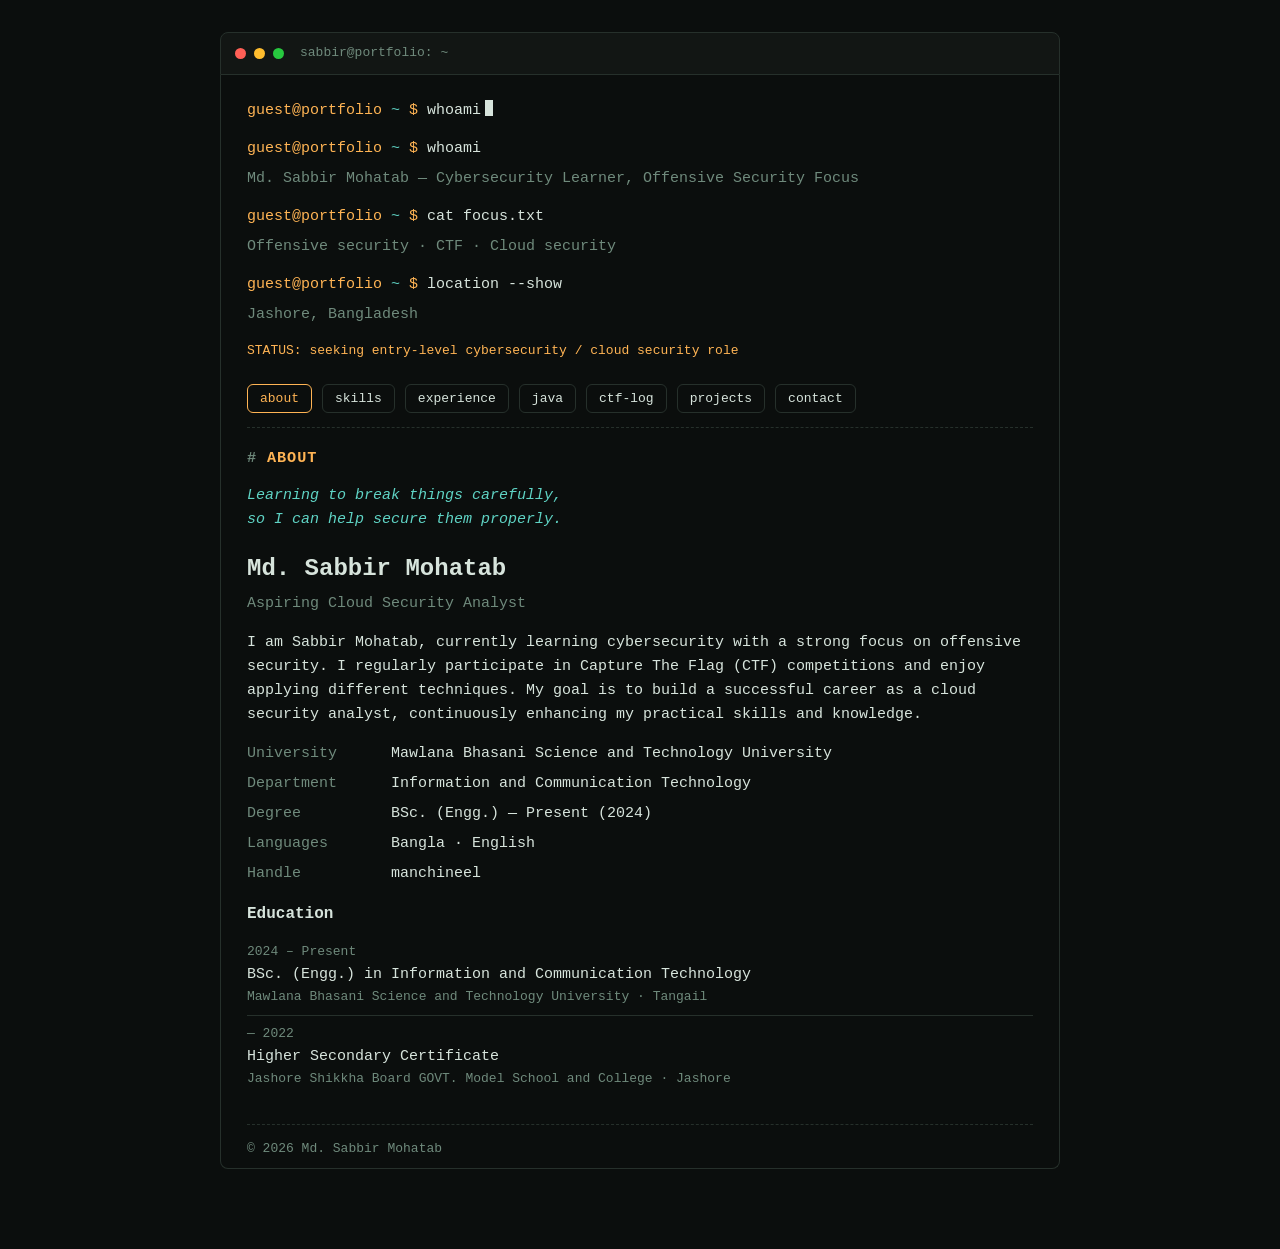
<file: portfolio-full.html>
<!DOCTYPE html>
<html lang="en">
<head>
<meta charset="UTF-8">
<meta name="viewport" content="width=device-width, initial-scale=1.0">
<title>Portfolio</title>
<style>
  :root{
    --bg:#0b0e0d;
    --bg-alt:#121614;
    --fg:#d7e4dc;
    --dim:#6f8a7c;
    --accent:#ffb454;
    --accent-2:#5fd3c4;
    --danger:#ff6b6b;
    --border:#26302b;
  }
  *{box-sizing:border-box;}
  html,body{margin:0;padding:0;}
  body{
    background:var(--bg);color:var(--fg);
    font-family:'JetBrains Mono','Fira Code',ui-monospace,Consolas,monospace;
    font-size:15px;line-height:1.6;min-height:100vh;
  }
  a{color:var(--accent-2);text-decoration:none;}
  a:hover{text-decoration:underline;}
  .wrap{max-width:880px;margin:0 auto;padding:32px 20px 80px;}

  .titlebar{
    display:flex;align-items:center;gap:8px;padding:10px 14px;
    background:var(--bg-alt);border:1px solid var(--border);border-radius:8px 8px 0 0;
  }
  .dot{width:11px;height:11px;border-radius:50%;}
  .dot.red{background:#ff5f56;} .dot.yellow{background:#ffbd2e;} .dot.green{background:#27c93f;}
  .titlebar span{margin-left:8px;color:var(--dim);font-size:13px;}

  .screen{border:1px solid var(--border);border-top:none;border-radius:0 0 8px 8px;background:var(--bg);padding:24px 26px 8px;}

  .prompt{color:var(--accent);}
  .prompt .path{color:var(--accent-2);}
  .cursor{display:inline-block;width:8px;height:16px;background:var(--fg);animation:blink 1s steps(2) infinite;vertical-align:-2px;margin-left:4px;}
  @keyframes blink{50%{opacity:0;}}
  #typed-line{white-space:pre-wrap;}

  nav.cmds{display:flex;flex-wrap:wrap;gap:10px;margin:22px 0 10px;}
  nav.cmds button{
    background:none;border:1px solid var(--border);color:var(--fg);font-family:inherit;
    font-size:13px;padding:6px 12px;border-radius:6px;cursor:pointer;transition:.15s;
  }
  nav.cmds button:hover, nav.cmds button.active{border-color:var(--accent);color:var(--accent);}

  section{display:none;border-top:1px dashed var(--border);padding-top:18px;margin-top:14px;animation:fade .25s ease;}
  section.active{display:block;}
  @keyframes fade{from{opacity:0;transform:translateY(4px);}to{opacity:1;transform:translateY(0);}}

  h1{font-size:1.5rem;margin:0 0 4px;color:var(--fg);}
  h2{font-size:.95rem;color:var(--accent);margin:0 0 14px;text-transform:uppercase;letter-spacing:.06em;}
  h2::before{content:"# ";color:var(--dim);}
  h3{font-size:1rem;margin:0 0 6px;color:var(--fg);}

  .tagline{color:var(--dim);margin:0 0 8px;}
  .quote{color:var(--accent-2);font-style:italic;margin:10px 0 18px;white-space:pre-line;}

  .kv{display:grid;grid-template-columns:130px 1fr;gap:6px 14px;margin-bottom:16px;}
  .kv dt{color:var(--dim);}
  .kv dd{margin:0;}

  .tags{display:flex;flex-wrap:wrap;gap:8px;margin:6px 0 18px;}
  .tag{border:1px solid var(--border);color:var(--accent-2);padding:4px 10px;border-radius:5px;font-size:12.5px;}

  .skill-group{margin-bottom:14px;}
  .skill-group .label{color:var(--dim);font-size:13px;margin-bottom:6px;}

  .card{border:1px solid var(--border);border-radius:8px;padding:16px 18px;margin-bottom:14px;background:var(--bg-alt);}
  .card p{margin:0 0 8px;color:var(--dim);}
  .card .links a{margin-right:14px;font-size:13px;}
  .card .meta-row{display:flex;justify-content:space-between;flex-wrap:wrap;gap:8px;margin-bottom:6px;color:var(--dim);font-size:13px;}
  .card ul{margin:6px 0 0;padding-left:18px;color:var(--fg);}
  .card ul li{margin-bottom:4px;}

  .badge{display:inline-block;border:1px solid var(--accent);color:var(--accent);padding:3px 10px;border-radius:5px;font-size:12px;margin-right:8px;}
  .badge.alt{border-color:var(--accent-2);color:var(--accent-2);}

  .timeline{list-style:none;padding:0;margin:0 0 18px;}
  .timeline li{padding:8px 0;border-bottom:1px solid var(--border);}
  .timeline li:last-child{border-bottom:none;}
  .timeline .when{color:var(--dim);font-size:13px;}

  .module{margin-bottom:18px;}
  .module .module-title{color:var(--accent);font-size:14px;margin-bottom:10px;}
  .module .module-title .count{color:var(--dim);font-weight:normal;margin-left:6px;font-size:12px;}
  .topic{border:1px solid var(--border);border-radius:8px;padding:12px 14px;margin-bottom:10px;background:var(--bg-alt);}
  .topic h4{margin:0 0 4px;font-size:14px;color:var(--fg);}
  .topic p{margin:0 0 6px;color:var(--dim);font-size:13.5px;}
  .topic a{font-size:13px;}

  .list-plain{list-style:none;padding:0;margin:0;}
  .list-plain li{padding:8px 0;border-bottom:1px solid var(--border);display:flex;justify-content:space-between;gap:10px;flex-wrap:wrap;}
  .list-plain li:last-child{border-bottom:none;}
  .list-plain .meta{color:var(--dim);font-size:13px;}

  footer{margin-top:26px;padding-top:14px;border-top:1px dashed var(--border);color:var(--dim);font-size:13px;}
  ::selection{background:var(--accent);color:#000;}

  @media (max-width:520px){
    .kv{grid-template-columns:1fr;}
    .kv dt{color:var(--accent-2);}
  }
</style>
</head>
<body>

<div class="wrap">
  <div class="titlebar">
    <div class="dot red"></div><div class="dot yellow"></div><div class="dot green"></div>
    <span id="titlebar-text">visitor@portfolio: ~</span>
  </div>

  <div class="screen">
    <div>
      <span class="prompt">guest@portfolio<span class="path"> ~ </span>$</span>
      <span id="typed-line"></span><span class="cursor"></span>
    </div>

    <div id="whoami-block" style="margin-top:14px;"></div>

    <nav class="cmds" id="cmds"></nav>

    <section id="sec-about">
      <h2>about</h2>
      <div class="quote" id="about-quote"></div>
      <h1 id="about-name"></h1>
      <p class="tagline" id="about-tagline"></p>
      <p id="about-bio"></p>
      <dl class="kv" id="about-kv"></dl>
      <h3>Education</h3>
      <ul class="timeline" id="education-list"></ul>
    </section>

    <section id="sec-skills">
      <h2>skills</h2>
      <div id="skills-body"></div>
    </section>

    <section id="sec-experience">
      <h2>experience</h2>
      <div id="experience-body"></div>
    </section>

    <section id="sec-java">
      <h2 id="java-heading">core skill log</h2>
      <p class="tagline" id="java-tagline"></p>
      <div id="java-body"></div>
    </section>

    <section id="sec-ctf">
      <h2>ctf-log</h2>
      <p class="tagline" id="ctf-tagline"></p>
      <div id="ctf-body"></div>
    </section>

    <section id="sec-projects">
      <h2>projects</h2>
      <div id="projects-body"></div>
    </section>

    <section id="sec-contact">
      <h2>contact</h2>
      <p class="tagline" id="contact-tagline"></p>
      <dl class="kv" id="contact-kv"></dl>
    </section>

    <footer>
      <span id="footer-text"></span>
    </footer>
  </div>
</div>

<script>
/* ============================================================
   EDIT YOUR DATA HERE — everything in this DATA object is your
   own info. Change values, save, done. Leave any section's
   array empty ([]) to hide that section's content (nav still
   shows, block will just be empty) — or delete unused keys from
   SECTIONS below to remove a tab entirely.
   ============================================================ */

const DATA = {
  name: "Md. Sabbir Mohatab",
  tagline: "Aspiring Cloud Security Analyst",
  windowTitle: "sabbir@portfolio: ~",
  typedCommand: "whoami",

  whoami: {
    line1: "Md. Sabbir Mohatab — Cybersecurity Learner, Offensive Security Focus",
    focusLabel: "cat focus.txt",
    focus: "Offensive security · CTF · Cloud security",
    locationLabel: "location --show",
    location: "Jashore, Bangladesh",
    status: "seeking entry-level cybersecurity / cloud security role",
    quote: "Learning to break things carefully,\nso I can help secure them properly."
  },

  about: {
    bio: "I am Sabbir Mohatab, currently learning cybersecurity with a strong focus on offensive security. I regularly participate in Capture The Flag (CTF) competitions and enjoy applying different techniques. My goal is to build a successful career as a cloud security analyst, continuously enhancing my practical skills and knowledge.",
    details: {
      "University": "Mawlana Bhasani Science and Technology University",
      "Department": "Information and Communication Technology",
      "Degree": "BSc. (Engg.) — Present (2024)",
      "Languages": "Bangla · English",
      "Handle": "manchineel"
    },
    education: [
      { when: "2024 – Present", title: "BSc. (Engg.) in Information and Communication Technology", org: "Mawlana Bhasani Science and Technology University · Tangail" },
      { when: "— 2022", title: "Higher Secondary Certificate", org: "Jashore Shikkha Board GOVT. Model School and College · Jashore" }
    ]
  },

  skills: [
    { label: "Technical Skills", items: ["Linux Basics", "Networking Fundamentals", "Cybersecurity Fundamentals"] },
    { label: "Programming & Scripting", items: ["C", "C++", "Python"] },
    { label: "Offensive Tools", items: ["Nmap", "Gobuster / FFUF / Dirbuster", "Metasploit", "Wireshark", "Hydra", "LinPEAS", "PSPY64", "Enum4Linux", "JohnTheRipper / Hashcat", "WPScan"] }
  ],

  experience: [
    {
      title: "Cybersecurity Trainee",
      org: "H4K2LIV3",
      bullets: [
        "Completed 50+ labs on TryHackMe and VulnHub simulating real-world attacks."
      ]
    }
  ],

  java: {
    heading: "core skill log",
    tagline: "A self-paced module log covering a language/skill from the ground up — each topic can link to where you learned it.",
    modules: [
      {
        title: "Foundations",
        topics: [
          { title: "Topic Name", description: "One-line description of what this covers.", link: "" },
          { title: "Another Topic", description: "One-line description.", link: "" }
        ]
      },
      {
        title: "Core Concepts",
        topics: [
          { title: "Topic Name", description: "One-line description.", link: "" }
        ]
      }
    ]
  },

  ctf: {
    tagline: "Competing under the handle your-handle, usually with team Your Team.",
    entries: [
      {
        name: "Competition Name YYYY",
        result: "Rank #N",
        description: "Organizer / details about the event.",
        stats: ["N pts", "Team: Your Team"],
        certLink: ""
      }
    ]
  },

  projects: [
    {
      title: "MBSTU Student Management System",
      description: "A student management system built with C to manage and organize student records and information.",
      tags: ["C"],
      links: [{ label: "GitHub", url: "https://github.com/Sabbir-byte01" }]
    }
  ],

  contact: {
    tagline: "Open to entry-level cybersecurity and cloud security roles — let's talk.",
    fields: {
      "Email": "sabbir107031@gmail.com",
      "Phone": "+880 1936 400464",
      "Location": "Jashore, Bangladesh",
      "GitHub": "github.com/Sabbir-byte01",
      "LinkedIn": "linkedin.com/in/md-sabbir-mohatab-564416340"
    }
  },

  footerText: "© 2026 Md. Sabbir Mohatab"
};

/* ============================================================
   DO NOT EDIT BELOW — rendering logic
   ============================================================ */

const SECTIONS = ["about","skills","experience","java","ctf","projects","contact"];
const SECTION_LABELS = { about:"about", skills:"skills", experience:"experience", java:"java", ctf:"ctf-log", projects:"projects", contact:"contact" };

document.getElementById("titlebar-text").textContent = DATA.windowTitle;
document.getElementById("footer-text").textContent = DATA.footerText;

// whoami block
const w = DATA.whoami;
document.getElementById("whoami-block").innerHTML = `
  <div style="margin-bottom:6px;"><span class="prompt">guest@portfolio<span class="path"> ~ </span>$</span> whoami</div>
  <div style="color:var(--dim);margin-bottom:14px;">${w.line1}</div>
  <div style="margin-bottom:6px;"><span class="prompt">guest@portfolio<span class="path"> ~ </span>$</span> ${w.focusLabel}</div>
  <div style="color:var(--dim);margin-bottom:14px;">${w.focus}</div>
  <div style="margin-bottom:6px;"><span class="prompt">guest@portfolio<span class="path"> ~ </span>$</span> ${w.locationLabel}</div>
  <div style="color:var(--dim);margin-bottom:14px;">${w.location}</div>
  <div style="color:var(--accent);font-size:13px;">STATUS: ${w.status}</div>
`;

// about
document.getElementById("about-quote").textContent = w.quote;
document.getElementById("about-name").textContent = DATA.name;
document.getElementById("about-tagline").textContent = DATA.tagline;
document.getElementById("about-bio").textContent = DATA.about.bio;
const aboutKv = document.getElementById("about-kv");
Object.entries(DATA.about.details).forEach(([k,v])=>{
  aboutKv.insertAdjacentHTML("beforeend", `<dt>${k}</dt><dd>${v}</dd>`);
});
const eduList = document.getElementById("education-list");
DATA.about.education.forEach(e=>{
  eduList.insertAdjacentHTML("beforeend",
    `<li><div class="when">${e.when}</div><div>${e.title}</div><div style="color:var(--dim);font-size:13px;">${e.org}</div></li>`);
});

// skills
const skillsBody = document.getElementById("skills-body");
DATA.skills.forEach(group=>{
  const tags = group.items.map(i=>`<span class="tag">${i}</span>`).join("");
  skillsBody.insertAdjacentHTML("beforeend",
    `<div class="skill-group"><div class="label">${group.label}</div><div class="tags">${tags}</div></div>`);
});

// experience
const expBody = document.getElementById("experience-body");
DATA.experience.forEach(e=>{
  const bullets = e.bullets.map(b=>`<li>${b}</li>`).join("");
  expBody.insertAdjacentHTML("beforeend",
    `<div class="card"><h3>${e.title}</h3><p>${e.org}</p><ul>${bullets}</ul></div>`);
});

// java / skill log
document.getElementById("java-heading").textContent = DATA.java.heading || "core skill log";
document.getElementById("java-tagline").textContent = DATA.java.tagline;
const javaBody = document.getElementById("java-body");
DATA.java.modules.forEach((m,idx)=>{
  const num = String(idx+1).padStart(2,"0");
  const topics = m.topics.map(t=>`
    <div class="topic">
      <h4>${t.title}</h4>
      <p>${t.description}</p>
      ${t.link ? `<a href="${t.link}" target="_blank" rel="noopener">▶ Watch</a>` : ""}
    </div>`).join("");
  javaBody.insertAdjacentHTML("beforeend", `
    <div class="module">
      <div class="module-title">${num} — ${m.title}<span class="count">${m.topics.length} topics</span></div>
      ${topics}
    </div>`);
});

// ctf
document.getElementById("ctf-tagline").textContent = DATA.ctf.tagline;
const ctfBody = document.getElementById("ctf-body");
DATA.ctf.entries.forEach(c=>{
  const stats = c.stats.map(s=>`<span class="badge">${s}</span>`).join("");
  ctfBody.insertAdjacentHTML("beforeend", `
    <div class="card">
      <div class="meta-row"><h3 style="margin:0;">${c.name}</h3><span class="badge alt">${c.result}</span></div>
      <p>${c.description}</p>
      <div style="margin:8px 0;">${stats}</div>
      ${c.certLink ? `<div class="links"><a href="${c.certLink}" target="_blank" rel="noopener">View certificate →</a></div>` : ""}
    </div>`);
});

// projects
const projectsBody = document.getElementById("projects-body");
DATA.projects.forEach(p=>{
  const links = (p.links||[]).map(l=>`<a href="${l.url}" target="_blank" rel="noopener">${l.label} →</a>`).join("");
  const tags = (p.tags||[]).map(t=>`<span class="tag">${t}</span>`).join("");
  projectsBody.insertAdjacentHTML("beforeend",
    `<div class="card"><h3>${p.title}</h3><p>${p.description}</p><div class="tags">${tags}</div><div class="links">${links}</div></div>`);
});

// contact
document.getElementById("contact-tagline").textContent = DATA.contact.tagline;
const contactKv = document.getElementById("contact-kv");
Object.entries(DATA.contact.fields).forEach(([k,v])=>{
  const isEmail = v.includes("@");
  const href = isEmail ? `mailto:${v}` : null;
  contactKv.insertAdjacentHTML("beforeend",
    `<dt>${k}</dt><dd>${href ? `<a href="${href}">${v}</a>` : v}</dd>`);
});

// nav buttons
const cmds = document.getElementById("cmds");
SECTIONS.forEach((id,i)=>{
  const btn = document.createElement("button");
  btn.textContent = SECTION_LABELS[id];
  btn.dataset.target = id;
  if(i===0) btn.classList.add("active");
  btn.addEventListener("click", ()=> showSection(id));
  cmds.appendChild(btn);
});

function showSection(id){
  SECTIONS.forEach(s=>{
    document.getElementById("sec-"+s).classList.toggle("active", s===id);
  });
  document.querySelectorAll("#cmds button").forEach(b=>{
    b.classList.toggle("active", b.dataset.target===id);
  });
}
showSection("about");

// typing effect
const typedEl = document.getElementById("typed-line");
const text = DATA.typedCommand;
let i = 0;
function typeChar(){
  if(i <= text.length){
    typedEl.textContent = text.slice(0,i);
    i++;
    setTimeout(typeChar, 80);
  }
}
typeChar();
</script>
</body>
</html>
</file>
<file: assets/style.css>
/* =========================================================
   Tokens — "Schematic" theme
   Deep blueprint-blue base. Two working accents + one reserved:
   red   = redline / interactive (as if marked up in a drafting pencil)
   gold  = reserved solely for the Java & OOP section
   cyan  = quiet secondary, used only for numeric/data emphasis
========================================================= */
:root{
  --bg:          #0B1D33;
  --bg-raised:   #0F2543;
  --bg-card:     #12294C;
  --line:        #2C4E74;
  --text:        #E6EEF7;
  --text-dim:    #7E9DC0;

  --red:         #E2543F;
  --red-soft:    rgba(226,84,63,0.14);
  --gold:        #D9A441;
  --gold-soft:   rgba(217,164,65,0.14);
  --cyan:        #6FD1DE;
  --cyan-soft:   rgba(111,209,222,0.12);

  --font-mono: 'JetBrains Mono', ui-monospace, SFMono-Regular, Menlo, monospace;
  --font-sans: 'Inter', -apple-system, BlinkMacSystemFont, 'Segoe UI', sans-serif;

  --wrap: 1080px;
  --radius: 2px;
}

*{ box-sizing: border-box; }
html{ scroll-behavior: smooth; }
body{
  margin: 0;
  background: var(--bg);
  color: var(--text);
  font-family: var(--font-sans);
  line-height: 1.6;
  -webkit-font-smoothing: antialiased;
}
@media (prefers-reduced-motion: reduce){
  html{ scroll-behavior: auto; }
  *{ animation-duration: 0.01ms !important; animation-iteration-count: 1 !important; transition-duration: 0.01ms !important; }
}

a{ color: inherit; text-decoration: none; }
h1,h2,h3{ font-family: var(--font-mono); font-weight: 700; margin: 0; }
p{ margin: 0; }
ul{ margin:0; padding:0; list-style:none; }
img{ max-width: 100%; display:block; }

:focus-visible{
  outline: 2px solid var(--red);
  outline-offset: 3px;
}

.wrap{
  width: 100%;
  max-width: var(--wrap);
  margin: 0 auto;
  padding: 0 24px;
}

/* graph-paper grid — the drafting-table surface everything sits on */
.scanline{
  position: fixed; inset: 0; pointer-events: none; z-index: 500;
  background-image:
    linear-gradient(rgba(111,209,222,0.05) 1px, transparent 1px),
    linear-gradient(90deg, rgba(111,209,222,0.05) 1px, transparent 1px);
  background-size: 40px 40px;
  mix-blend-mode: overlay;
}

/* shared registration-mark corners — used sparingly on the hero viewport
   and the two "exhibit" cards (experience, project) only */
.terminal, .exp-card, .project-card{ position: relative; }
.terminal::after, .exp-card::after, .project-card::after,
.terminal::before, .exp-card::before, .project-card::before{
  content: ""; position: absolute; width: 14px; height: 14px;
  border-color: var(--gold); pointer-events: none;
}
.terminal::before, .exp-card::before, .project-card::before{
  top: -1px; left: -1px; border-top: 2px solid var(--gold); border-left: 2px solid var(--gold);
}
.terminal::after, .exp-card::after, .project-card::after{
  bottom: -1px; right: -1px; border-bottom: 2px solid var(--gold); border-right: 2px solid var(--gold);
}

/* =========================================================
   Header
========================================================= */
.site-header{
  position: sticky; top: 0; z-index: 100;
  background: rgba(11,29,51,0.9);
  backdrop-filter: blur(8px);
  border-bottom: 1px solid var(--line);
}
.header-inner{
  display: flex; align-items: center; justify-content: space-between;
  height: 64px;
}
.brand{
  font-family: var(--font-mono);
  font-weight: 700;
  font-size: 15px;
  letter-spacing: 0.02em;
}
.brand-dim{ color: var(--text-dim); }
.cursor{ color: var(--red); }

.nav{ display: flex; gap: 26px; }
.nav a{
  font-family: var(--font-mono);
  font-size: 12px;
  text-transform: uppercase;
  letter-spacing: .06em;
  color: var(--text-dim);
  position: relative;
  padding: 4px 0 8px;
  border-bottom: 2px solid transparent;
  transition: color .15s ease, border-color .15s ease;
}
.nav a:hover{ color: var(--text); border-color: var(--red); }

.nav-toggle{
  display: none;
  background: none; border: 1px solid var(--line); border-radius: 4px;
  width: 36px; height: 36px;
  padding: 0;
  cursor: pointer;
  flex-direction: column; align-items: center; justify-content: center; gap: 5px;
}
.nav-toggle span{
  width: 16px; height: 2px; background: var(--text);
}

/* =========================================================
   Hero — viewport panel + drafting title block
========================================================= */
.hero{
  display: grid;
  grid-template-columns: 1fr 340px;
  gap: 0;
  align-items: stretch;
  padding: 64px 24px 96px;
}

.terminal{
  background: var(--bg-raised);
  border: 1px solid var(--line);
  overflow: hidden;
}
.terminal-bar{
  display: flex; align-items: center; gap: 8px;
  padding: 10px 14px;
  background: #0D2038;
  border-bottom: 1px solid var(--line);
}
.dot{ width: 8px; height: 8px; border-radius: 50%; display: inline-block; border: 1px solid var(--line); background: transparent; }
.dot-r{ border-color: var(--red); }
.dot-y{ border-color: var(--gold); }
.dot-g{ border-color: var(--cyan); }
.terminal-title{
  margin-left: 8px;
  font-family: var(--font-mono);
  font-size: 12px;
  color: var(--text-dim);
}
.terminal-body{
  padding: 22px 20px 26px;
  font-family: var(--font-mono);
  font-size: 13.5px;
}
.terminal-body p{ margin: 0 0 10px; }
.terminal-body p:last-child{ margin-bottom: 0; }
.prompt{ color: var(--cyan); }
.path{ color: var(--text-dim); margin-right: 8px; }
.typed-line{ color: var(--red); padding-left: 0; min-height: 1.4em; }
.typed-line::after{ content: ""; }
.blink-cursor{
  color: var(--red);
  animation: blink 1s steps(1) infinite;
}
@keyframes blink{ 50%{ opacity: 0; } }

/* hero-side becomes the title block: bordered, internally divided like a
   drawing sheet's info box, sat flush against the viewport panel */
.hero-side{
  border: 1px solid var(--line);
  border-left: none;
  background: var(--bg-card);
  display: flex; flex-direction: column;
  padding: 22px 24px;
}
.hero-side .eyebrow{
  font-family: var(--font-mono);
  font-size: 11px;
  letter-spacing: 0.08em;
  text-transform: uppercase;
  color: var(--text-dim);
  padding-bottom: 14px;
  margin-bottom: 14px;
  border-bottom: 1px solid var(--line);
}
.hero-side h1{
  font-size: clamp(19px, 2vw, 23px);
  line-height: 1.4;
  margin-bottom: 16px;
  padding-bottom: 16px;
  border-bottom: 1px solid var(--line);
  color: var(--text);
}
.lede{
  color: var(--text-dim);
  font-size: 13.5px;
  flex: 1;
}

.hero-actions{ display: flex; flex-wrap: wrap; gap: 12px; }
.btn{
  font-family: var(--font-mono);
  font-size: 13px;
  padding: 12px 18px;
  border-radius: var(--radius);
  border: 1px solid var(--line);
  transition: border-color .15s ease, background .15s ease, color .15s ease;
}
.btn-primary{
  background: var(--red);
  color: #0B1D33;
  border-color: var(--red);
  font-weight: 700;
}
.btn-primary:hover{ background: #EF7561; }
.btn-ghost{ color: var(--text); }
.btn-ghost:hover{ border-color: var(--cyan); color: var(--cyan); }

/* =========================================================
   Sections (shared) — dimension-line headers
========================================================= */
.section{ padding: 84px 24px; border-top: 1px solid var(--line); }
.section-tag{
  font-family: var(--font-mono);
  font-size: 11px;
  letter-spacing: .1em;
  text-transform: uppercase;
  color: var(--text-dim);
  padding-left: 14px;
  border-left: 2px solid var(--red);
  margin-bottom: 16px;
}
.section-title{
  font-size: clamp(22px, 2.6vw, 30px);
  margin-bottom: 14px;
  position: relative;
  display: inline-block;
  padding-bottom: 14px;
}
.section-title::after{
  content: "";
  position: absolute; left: 0; bottom: 0;
  width: 52px; height: 3px;
  background: var(--gold);
}
.section-sub{ color: var(--text-dim); margin-bottom: 40px; max-width: 640px; }

/* =========================================================
   About — spec table + horizontal dimension timeline
========================================================= */
.about-grid{
  display: grid;
  grid-template-columns: 1.3fr 1fr;
  gap: 40px;
  margin-bottom: 64px;
}
.about-text{ color: var(--text); font-size: 15px; }
.about-meta{
  border: 1px solid var(--line);
}
.meta-row{
  display: grid; grid-template-columns: 110px 1fr;
  border-bottom: 1px solid var(--line);
}
.meta-row:last-child{ border-bottom: none; }
.meta-key{
  font-family: var(--font-mono); font-size: 10.5px;
  text-transform: uppercase; letter-spacing: .06em;
  color: var(--text-dim);
  padding: 12px;
  background: var(--bg-raised);
  border-right: 1px solid var(--line);
}
.meta-val{ font-size: 13px; padding: 12px; }

.timeline{
  display: flex;
  gap: 0;
  border-top: 2px solid var(--line);
  position: relative;
}
.timeline-item{
  flex: 1;
  position: relative;
  padding: 22px 24px 0;
}
.timeline-item::before{
  content: "";
  position: absolute; top: -2px; left: 24px;
  width: 8px; height: 8px;
  background: var(--red);
  transform: translateY(-50%) rotate(45deg);
}
.timeline-item + .timeline-item{ border-left: 1px dashed var(--line); }
.timeline-date{
  display: inline-block;
  font-family: var(--font-mono);
  font-size: 12px;
  color: var(--cyan);
  font-variant-numeric: tabular-nums;
  margin-bottom: 8px;
}
.timeline-item h3{ font-size: 14.5px; margin-bottom: 4px; }
.timeline-item p{ color: var(--text-dim); font-size: 13px; }

/* =========================================================
   Skills — detail-callout cards (numbered like drawing detail refs)
========================================================= */
.skills-grid{
  display: grid;
  grid-template-columns: repeat(3, 1fr);
  gap: 1px;
  background: var(--line);
  border: 1px solid var(--line);
  counter-reset: detail;
}
.skill-card{
  background: var(--bg-card);
  padding: 24px 22px 22px;
  position: relative;
  counter-increment: detail;
}
.skill-card::before{
  content: counter(detail);
  position: absolute; top: 12px; right: 12px;
  width: 20px; height: 20px;
  border: 1px solid var(--line);
  border-radius: 50%;
  display: flex; align-items: center; justify-content: center;
  font-family: var(--font-mono);
  font-size: 10.5px;
  color: var(--text-dim);
}
.skill-card:nth-of-type(4){ grid-column: span 2; }
.skill-card h3{
  font-size: 12.5px;
  color: var(--text);
  margin-bottom: 14px;
  text-transform: uppercase;
  letter-spacing: .05em;
  padding-right: 26px;
}
.tag-list{ display: flex; flex-wrap: wrap; gap: 8px; }
.tag-list li, .tag-list span{
  font-family: var(--font-mono);
  font-size: 11.5px;
  color: var(--text-dim);
  border: 1px solid var(--line);
  border-radius: var(--radius);
  padding: 5px 9px;
  list-style: none;
}

/* =========================================================
   Experience
========================================================= */
.exp-card{
  background: var(--bg-card);
  border: 1px solid var(--line);
  padding: 30px 32px;
}
.exp-head{
  display: flex; align-items: baseline; justify-content: space-between;
  flex-wrap: wrap; gap: 8px;
  margin-bottom: 18px;
  padding-bottom: 16px;
  border-bottom: 1px solid var(--line);
}
.exp-head h3{ font-size: 17px; }
.exp-org{
  font-family: var(--font-mono);
  color: var(--cyan);
  font-size: 13px;
}
.exp-list{ display: flex; flex-direction: column; gap: 10px; counter-reset: note; }
.exp-list li{
  position: relative;
  padding-left: 66px;
  font-size: 14.5px;
  color: var(--text);
  counter-increment: note;
}
.exp-list li::before{
  content: "NOTE " counter(note);
  position: absolute; left: 0; top: 1px;
  font-family: var(--font-mono);
  font-size: 10px;
  letter-spacing: .04em;
  color: var(--red);
  border: 1px solid var(--red-soft);
  border-radius: var(--radius);
  padding: 2px 6px;
}

/* =========================================================
   Java & OOP (highlighted section — gold reserved exclusively here)
========================================================= */
.nav-highlight{
  color: var(--gold) !important;
  border-bottom-color: var(--gold) !important;
}
.nav-highlight::before{ content: "☕ "; }

.section-highlight{
  padding: 84px 0;
  border-top: 1px solid var(--gold-soft);
  border-bottom: 1px solid var(--gold-soft);
  background:
    radial-gradient(1200px 400px at 15% 0%, rgba(217,164,65,0.08), transparent 60%),
    linear-gradient(180deg, rgba(217,164,65,0.05), transparent 220px);
}
.section-tag-alt{ border-left-color: var(--gold); color: var(--gold); }
.section-highlight .section-title::after{ background: var(--gold); }

.java-head{
  display: flex; align-items: center; justify-content: space-between;
  flex-wrap: wrap; gap: 14px;
  margin-bottom: 14px;
}
.java-pill{
  font-family: var(--font-mono);
  font-size: 12px;
  color: var(--gold);
  border: 1px solid var(--gold-soft);
  background: var(--gold-soft);
  border-radius: 100px;
  padding: 6px 14px;
  white-space: nowrap;
}

.java-modules{ display: flex; flex-direction: column; gap: 20px; margin-top: 40px; }
.java-module{
  background: var(--bg-card);
  border: 1px solid var(--gold-soft);
}
.java-module-head{
  display: flex; align-items: center; justify-content: space-between;
  padding: 16px 24px;
  border-bottom: 1px solid var(--line);
}
.java-module-title{ font-size: 15px; color: var(--text); display: flex; align-items: center; gap: 10px; }
.java-module-num{
  font-family: var(--font-mono);
  font-size: 12px;
  color: var(--gold);
  border: 1px solid var(--gold-soft);
  border-radius: 4px;
  padding: 3px 7px;
}
.java-module-count{ font-family: var(--font-mono); font-size: 11.5px; color: var(--text-dim); }

.java-topic-list{ list-style: none; margin: 0; padding: 0; }
.java-topic{
  display: flex; align-items: center; justify-content: space-between;
  gap: 20px; padding: 16px 24px;
  border-bottom: 1px solid var(--line);
}
.java-topic:last-child{ border-bottom: none; }
.java-topic-main{ min-width: 0; }
.java-topic-name{ font-family: var(--font-mono); font-size: 13.5px; font-weight: 500; color: var(--text); }
.java-topic-desc{ font-size: 13px; color: var(--text-dim); margin-top: 4px; line-height: 1.5; }
.java-topic-desc code{
  font-family: var(--font-mono); font-size: 12px;
  background: var(--bg-raised); border: 1px solid var(--line);
  border-radius: 4px; padding: 1px 6px; color: var(--gold);
}
.java-watch{
  flex-shrink: 0; font-family: var(--font-mono); font-size: 12px;
  color: var(--gold); border: 1px solid var(--gold-soft);
  border-radius: 100px; padding: 7px 14px; white-space: nowrap;
  transition: background .15s ease, color .15s ease;
}
.java-watch:hover{ background: var(--gold); color: #12141C; }

/* =========================================================
   CTF log — field-report cards, one with a stamped seal
========================================================= */
.ctf-grid{ display: grid; grid-template-columns: repeat(3, 1fr); gap: 20px; }
.ctf-card{
  background: var(--bg-card);
  border: 1px solid var(--line);
  overflow: hidden;
  display: flex; flex-direction: column;
}
.ctf-card img{ width: 100%; aspect-ratio: 4 / 5; object-fit: cover; border-bottom: 1px solid var(--line); filter: saturate(0.85); }
.ctf-card-cert{
  justify-content: center;
  border-style: dashed;
  border-color: var(--gold-soft);
}
.ctf-info{ padding: 20px; display: flex; flex-direction: column; gap: 10px; flex: 1; }
.ctf-info-top{ display: flex; align-items: flex-start; justify-content: space-between; gap: 10px; }
.ctf-info h3{ font-size: 14px; line-height: 1.35; }
.ctf-info p{ color: var(--text-dim); font-size: 12.5px; }
.badge{
  font-family: var(--font-mono);
  font-size: 11px;
  white-space: nowrap;
  color: var(--red);
  border: 1px solid var(--red-soft);
  padding: 4px 10px;
}
.badge-alt{
  color: var(--gold);
  border: 2px solid var(--gold);
  border-radius: 50%;
  padding: 6px 8px;
  transform: rotate(-6deg);
  font-size: 10px;
  text-align: center;
  line-height: 1.2;
}
.ctf-stats{
  display: flex; flex-wrap: wrap; gap: 14px;
  font-family: var(--font-mono); font-size: 12px; color: var(--text-dim);
  margin-top: auto; padding-top: 10px;
}
.ctf-stats strong{ color: var(--text); }
.link-inline{ font-family: var(--font-mono); font-size: 12.5px; color: var(--cyan); margin-top: 4px; }
.link-inline:hover{ text-decoration: underline; }

/* =========================================================
   Projects
========================================================= */
.project-card{ background: var(--bg-card); border: 1px solid var(--line); padding: 28px 30px; }
.project-card h3{ font-size: 16px; margin-bottom: 10px; }
.project-card p{ color: var(--text-dim); font-size: 14px; margin-bottom: 16px; max-width: 620px; }
.project-card .tag-list span{ color: var(--text-dim); }

/* =========================================================
   Contact — rolodex index cards
========================================================= */
.contact-grid{ display: grid; grid-template-columns: repeat(3, 1fr); gap: 16px; }
.contact-item{
  position: relative;
  background: var(--bg-card);
  border: 1px solid var(--line);
  padding: 20px 18px 18px;
  display: flex; flex-direction: column; gap: 8px;
  transition: border-color .15s ease, transform .15s ease;
}
.contact-item::before{
  content: "";
  position: absolute; top: 0; right: 0;
  width: 0; height: 0;
  border-style: solid;
  border-width: 0 14px 14px 0;
  border-color: transparent var(--bg) transparent transparent;
}
a.contact-item:hover{ border-color: var(--red); transform: translateY(-2px); }
.contact-label{
  font-family: var(--font-mono); font-size: 10.5px;
  text-transform: uppercase; letter-spacing: .06em;
  color: var(--text-dim);
}
.contact-value{ font-size: 14px; word-break: break-word; }
a.contact-item .contact-value{ color: var(--red); }

/* =========================================================
   Footer
========================================================= */
.site-footer{ border-top: 1px solid var(--line); padding: 28px 24px; }
.footer-inner p{ font-family: var(--font-mono); font-size: 12px; color: var(--text-dim); }

/* =========================================================
   Responsive
========================================================= */
@media (max-width: 900px){
  .hero{ grid-template-columns: 1fr; padding-top: 48px; }
  .hero-side{ border-left: 1px solid var(--line); border-top: none; }
  .about-grid{ grid-template-columns: 1fr; }
  .timeline{ flex-direction: column; border-top: none; border-left: 2px solid var(--line); }
  .timeline-item + .timeline-item{ border-left: none; border-top: 1px dashed var(--line); }
  .timeline-item::before{ top: 22px; left: -5px; transform: rotate(45deg); }
  .skills-grid{ grid-template-columns: repeat(2, 1fr); }
  .skill-card:nth-of-type(4){ grid-column: span 1; }
  .java-topic{ flex-direction: column; align-items: flex-start; gap: 10px; }
  .java-watch{ align-self: flex-start; }
  .ctf-grid{ grid-template-columns: 1fr; }
  .contact-grid{ grid-template-columns: repeat(2, 1fr); }
  .nav{
    position: absolute; top: 64px; left: 0; right: 0;
    background: var(--bg-raised);
    border-bottom: 1px solid var(--line);
    flex-direction: column; gap: 0;
    padding: 8px 24px 16px;
    display: none;
  }
  .nav.open{ display: flex; }
  .nav a{ padding: 12px 0; border-bottom: 1px solid var(--line); }
  .nav a:last-child{ border-bottom: none; }
  .nav-toggle{ display: flex; }
}
@media (max-width: 600px){
  .skills-grid{ grid-template-columns: 1fr; }
  .skill-card:nth-of-type(4){ grid-column: 1; }
  .contact-grid{ grid-template-columns: 1fr; }
}
</file>
